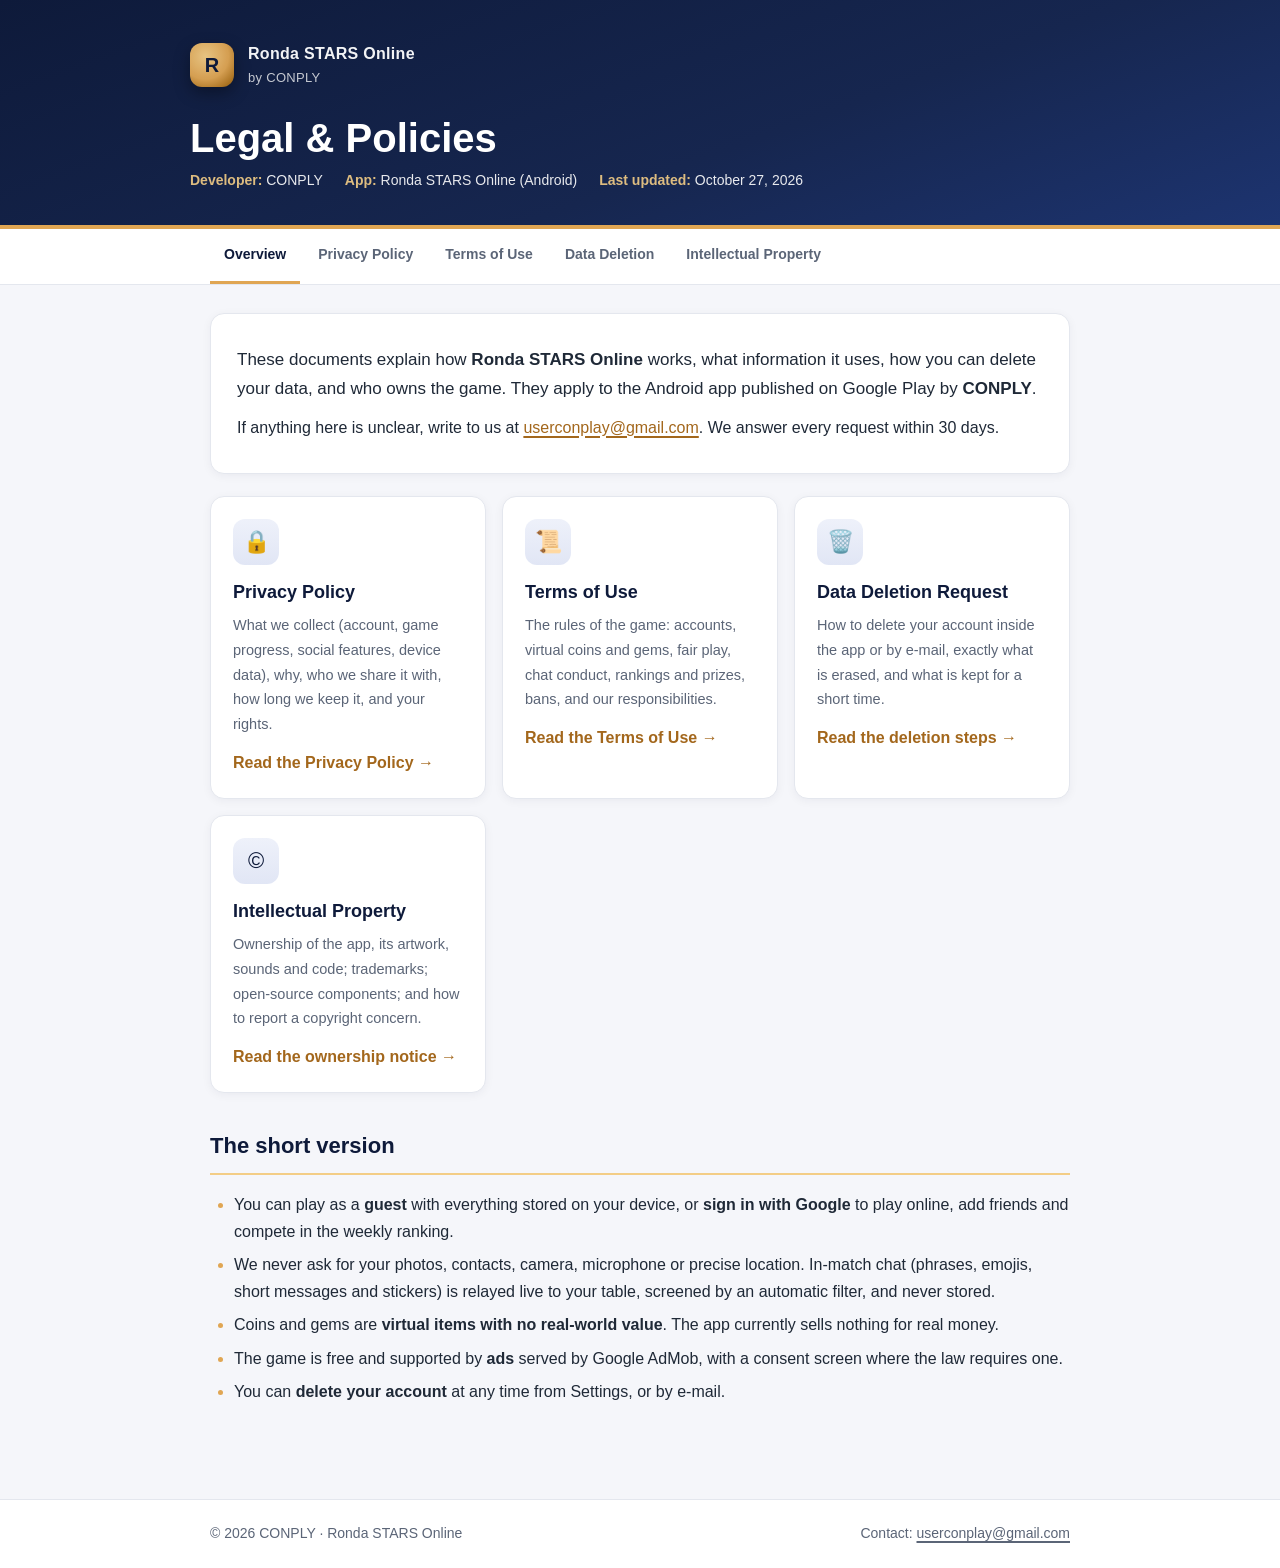
<file: index.html>
<!DOCTYPE html>
<html lang="en">
<head>
<meta charset="utf-8">
<meta name="viewport" content="width=device-width, initial-scale=1">
<title>Legal &amp; Policies — Ronda STARS Online</title>
<meta name="description" content="Privacy Policy, Terms of Use, Data Deletion and Intellectual Property notices for Ronda STARS Online by CONPLY.">
<link rel="stylesheet" href="styles.css">
</head>
<body>

<header class="hero">
  <div class="wrap">
    <div class="brand">
      <div class="logo">R</div>
      <div>Ronda STARS Online<small>by CONPLY</small></div>
    </div>
    <h1>Legal &amp; Policies</h1>
    <div class="meta">
      <span><b>Developer:</b> CONPLY</span>
      <span><b>App:</b> Ronda STARS Online (Android)</span>
      <span><b>Last updated:</b> October 27, 2026</span>
    </div>
  </div>
</header>

<nav class="docnav" aria-label="Documents">
  <div class="wrap">
    <a class="active" href="index.html">Overview</a>
    <a href="privacy-policy.html">Privacy Policy</a>
    <a href="terms-of-use.html">Terms of Use</a>
    <a href="data-deletion.html">Data Deletion</a>
    <a href="intellectual-property.html">Intellectual Property</a>
  </div>
</nav>

<main>
  <div class="card">
    <p class="lead">These documents explain how <strong>Ronda STARS Online</strong> works, what information it uses, how you can delete your data, and who owns the game. They apply to the Android app published on Google Play by <strong>CONPLY</strong>.</p>
    <p>If anything here is unclear, write to us at <a href="mailto:userconplay@gmail.com">userconplay@gmail.com</a>. We answer every request within 30 days.</p>
  </div>

  <div class="grid">
    <a class="doc" href="privacy-policy.html">
      <div class="icon">🔒</div>
      <h3>Privacy Policy</h3>
      <p>What we collect (account, game progress, social features, device data), why, who we share it with, how long we keep it, and your rights.</p>
      <span class="go">Read the Privacy Policy →</span>
    </a>
    <a class="doc" href="terms-of-use.html">
      <div class="icon">📜</div>
      <h3>Terms of Use</h3>
      <p>The rules of the game: accounts, virtual coins and gems, fair play, chat conduct, rankings and prizes, bans, and our responsibilities.</p>
      <span class="go">Read the Terms of Use →</span>
    </a>
    <a class="doc" href="data-deletion.html">
      <div class="icon">🗑️</div>
      <h3>Data Deletion Request</h3>
      <p>How to delete your account inside the app or by e-mail, exactly what is erased, and what is kept for a short time.</p>
      <span class="go">Read the deletion steps →</span>
    </a>
    <a class="doc" href="intellectual-property.html">
      <div class="icon">©</div>
      <h3>Intellectual Property</h3>
      <p>Ownership of the app, its artwork, sounds and code; trademarks; open-source components; and how to report a copyright concern.</p>
      <span class="go">Read the ownership notice →</span>
    </a>
  </div>

  <section id="summary">
    <h2>The short version</h2>
    <ul>
      <li>You can play as a <strong>guest</strong> with everything stored on your device, or <strong>sign in with Google</strong> to play online, add friends and compete in the weekly ranking.</li>
      <li>We never ask for your photos, contacts, camera, microphone or precise location. In-match chat (phrases, emojis, short messages and stickers) is relayed live to your table, screened by an automatic filter, and never stored.</li>
      <li>Coins and gems are <strong>virtual items with no real-world value</strong>. The app currently sells nothing for real money.</li>
      <li>The game is free and supported by <strong>ads</strong> served by Google AdMob, with a consent screen where the law requires one.</li>
      <li>You can <strong>delete your account</strong> at any time from Settings, or by e-mail.</li>
    </ul>
  </section>
</main>

<footer>
  <div class="wrap">
    <span>© 2026 CONPLY · Ronda STARS Online</span>
    <span>Contact: <a href="mailto:userconplay@gmail.com">userconplay@gmail.com</a></span>
  </div>
</footer>

</body>
</html>
</file>
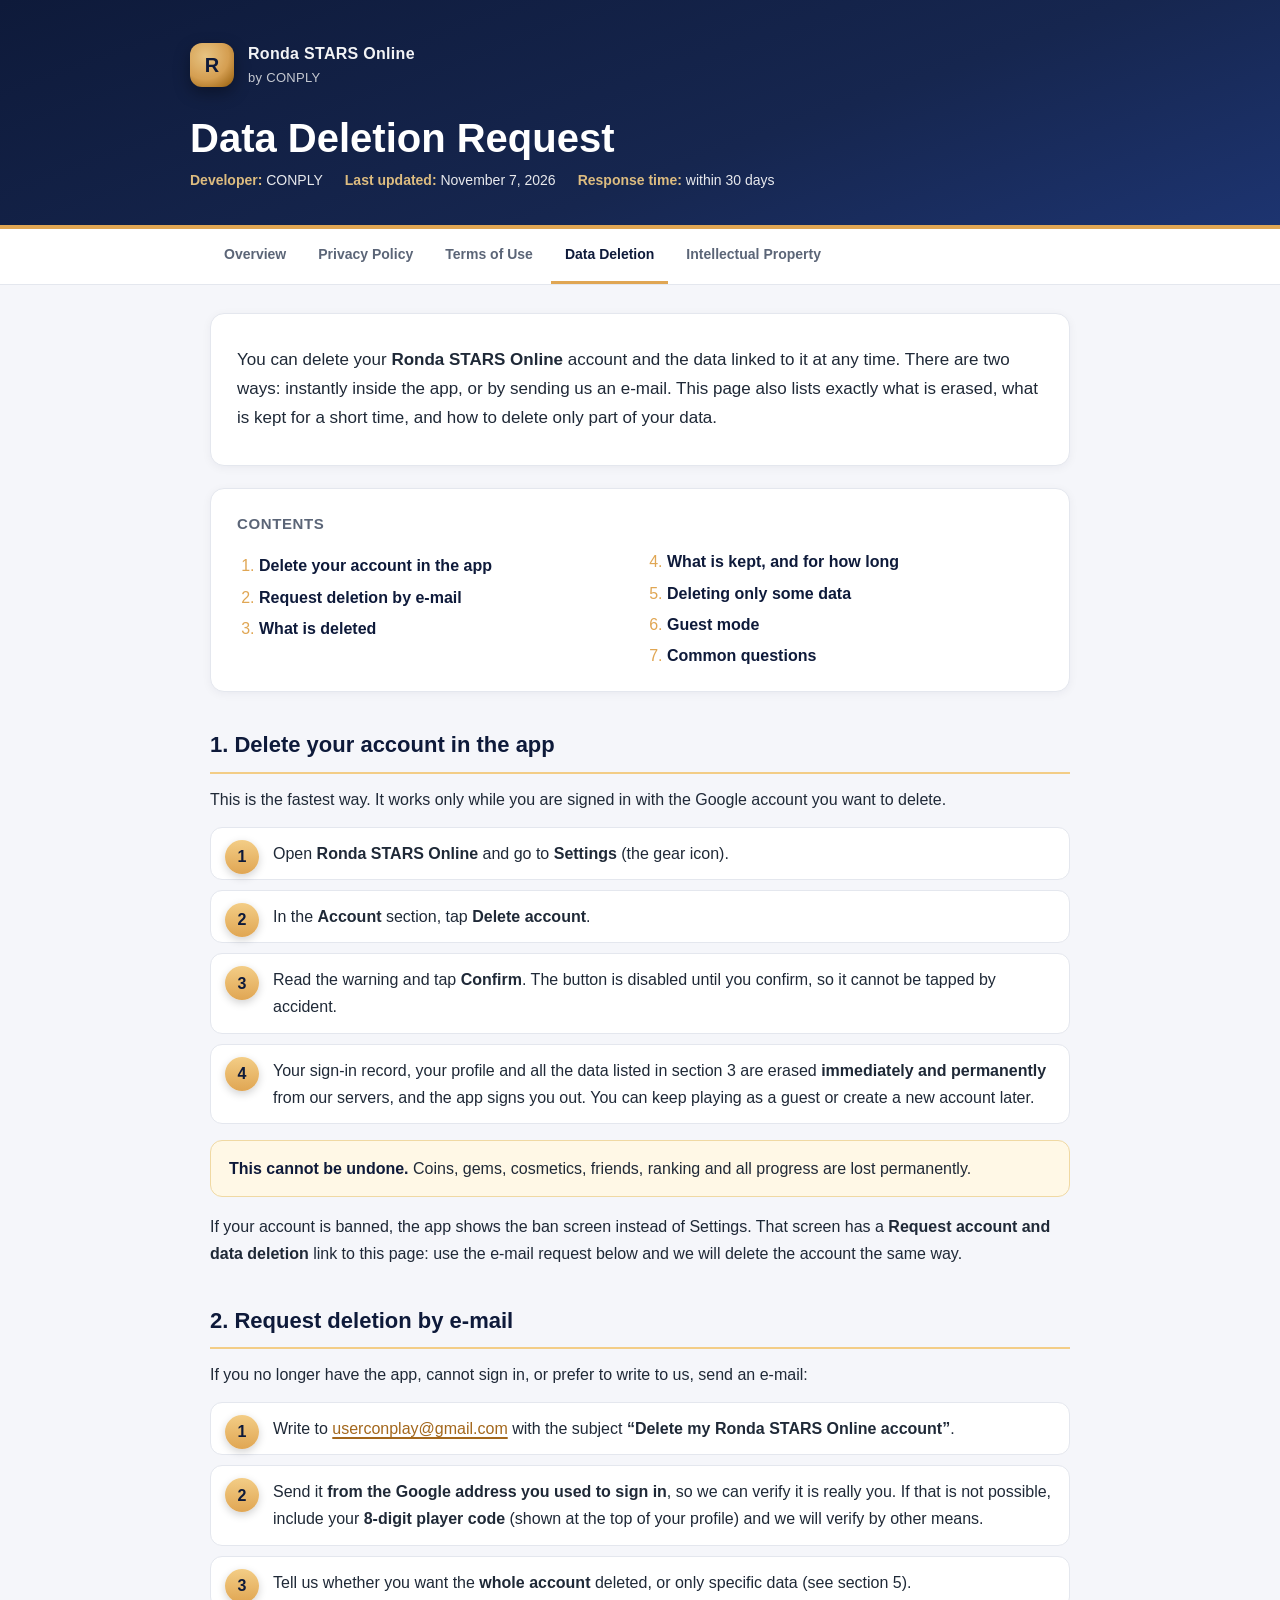
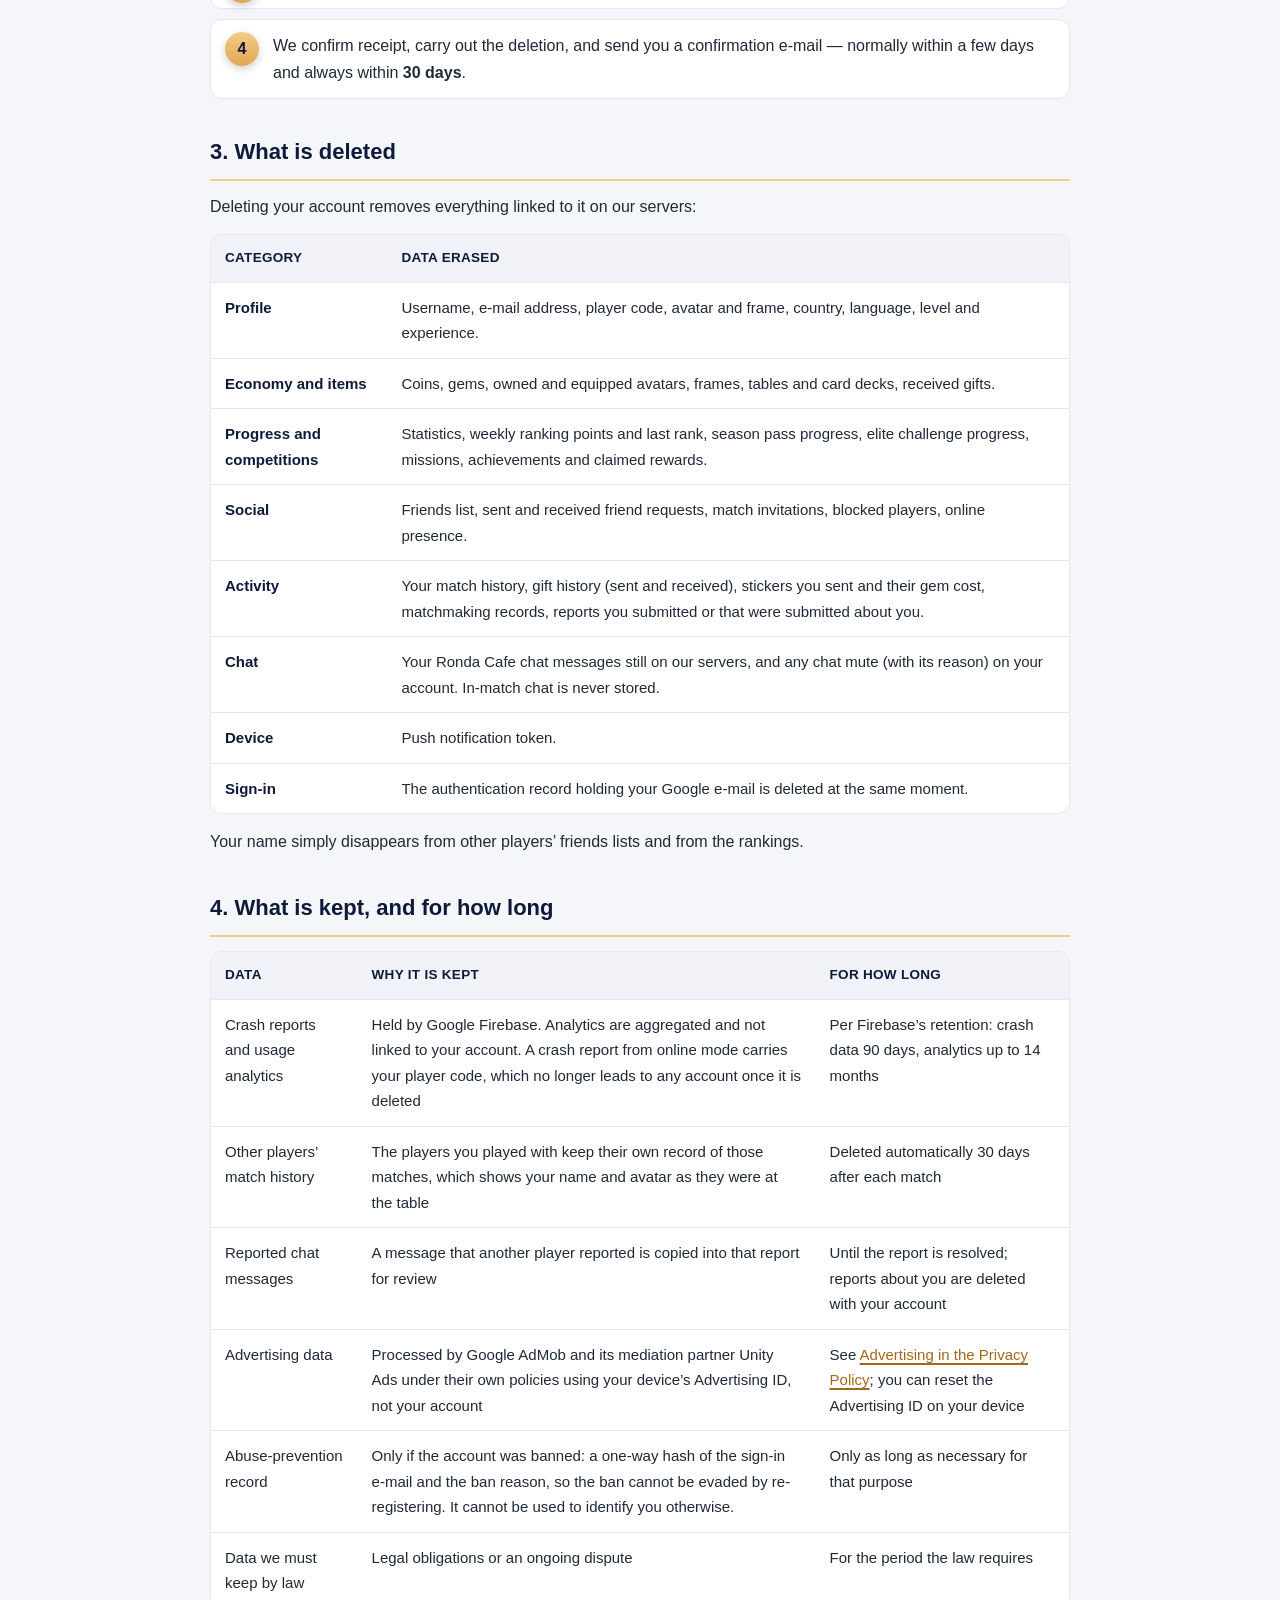
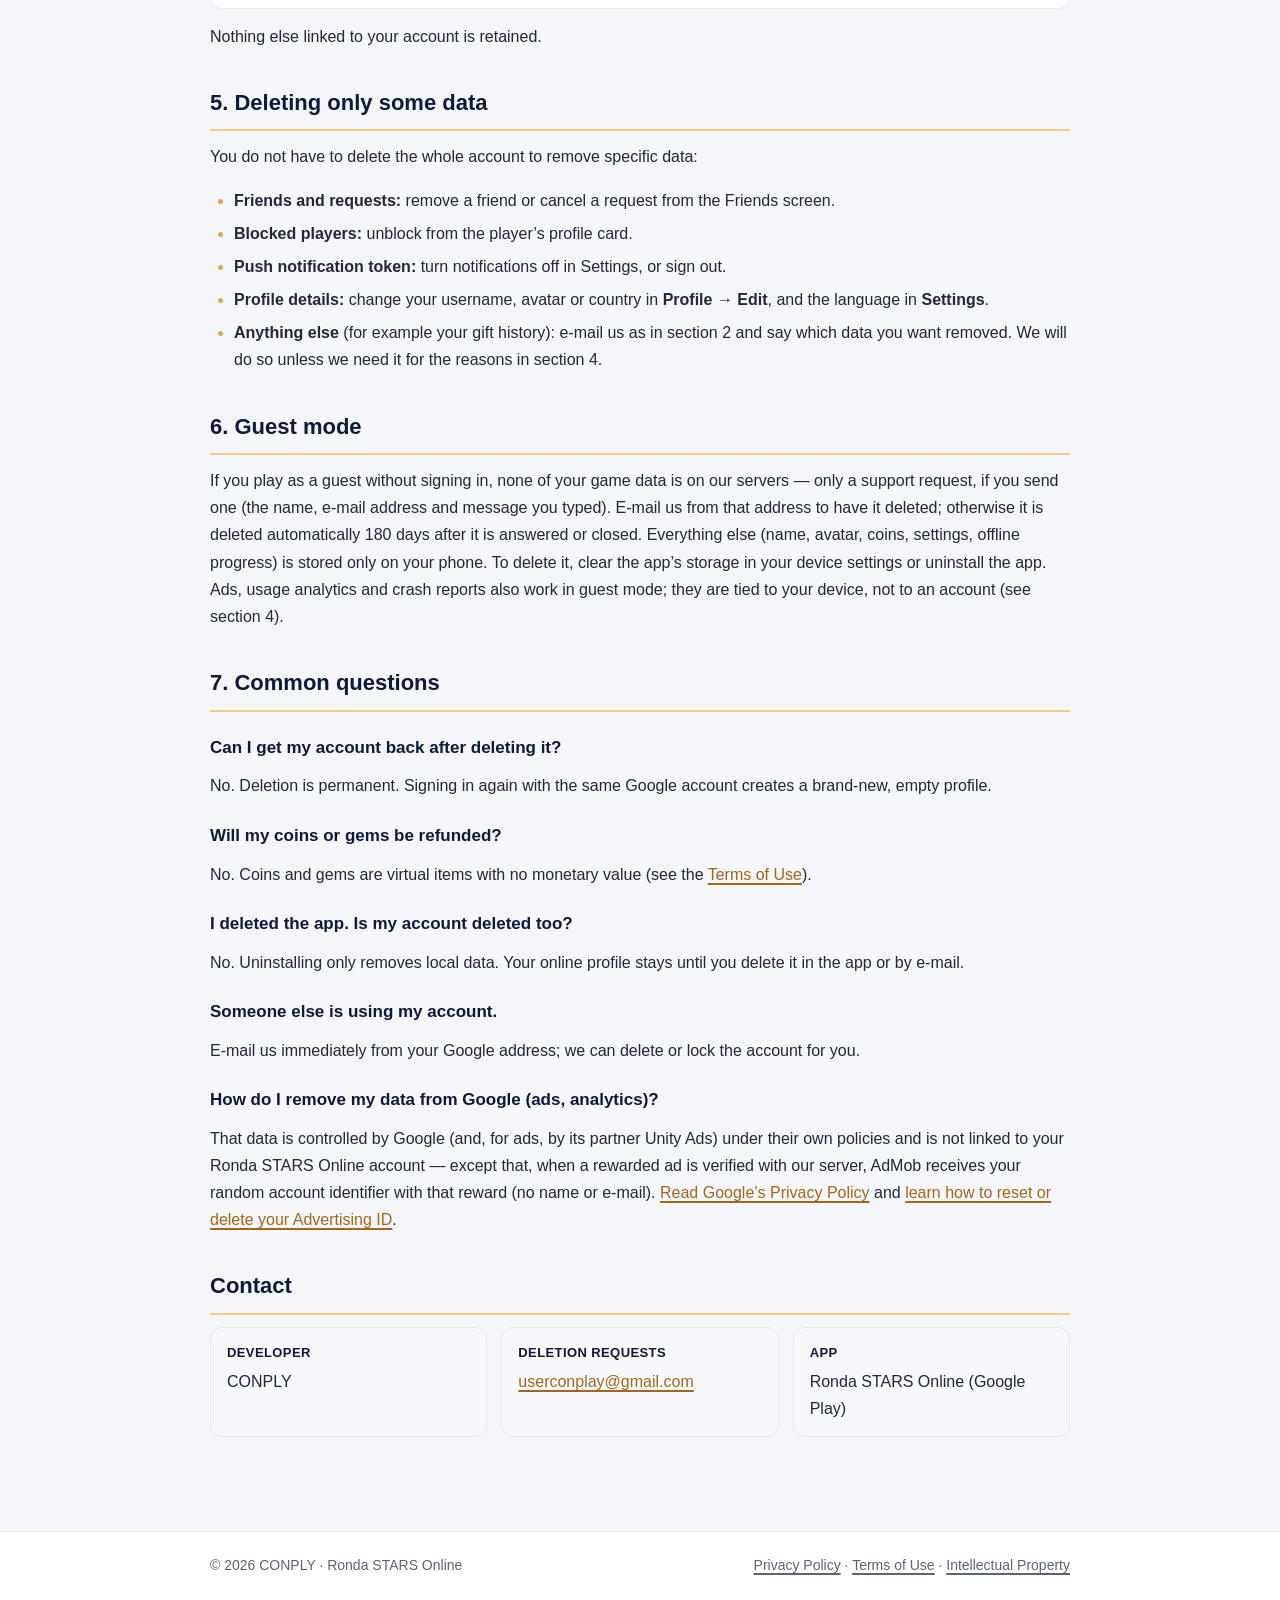
<file: data-deletion.html>
<!DOCTYPE html>
<html lang="en">
<head>
<meta charset="utf-8">
<meta name="viewport" content="width=device-width, initial-scale=1">
<title>Data Deletion Request — Ronda STARS Online</title>
<meta name="description" content="How to delete your Ronda STARS Online account and data, inside the app or by e-mail, and exactly what is erased or kept.">
<link rel="stylesheet" href="styles.css">
</head>
<body>

<header class="hero">
  <div class="wrap">
    <div class="brand">
      <div class="logo">R</div>
      <div>Ronda STARS Online<small>by CONPLY</small></div>
    </div>
    <h1>Data Deletion Request</h1>
    <div class="meta">
      <span><b>Developer:</b> CONPLY</span>
      <span><b>Last updated:</b> November 7, 2026</span>
      <span><b>Response time:</b> within 30 days</span>
    </div>
  </div>
</header>

<nav class="docnav" aria-label="Documents">
  <div class="wrap">
    <a href="index.html">Overview</a>
    <a href="privacy-policy.html">Privacy Policy</a>
    <a href="terms-of-use.html">Terms of Use</a>
    <a class="active" href="data-deletion.html">Data Deletion</a>
    <a href="intellectual-property.html">Intellectual Property</a>
  </div>
</nav>

<main>
  <div class="card">
    <p class="lead">You can delete your <strong>Ronda STARS Online</strong> account and the data linked to it at any time. There are two ways: instantly inside the app, or by sending us an e-mail. This page also lists exactly what is erased, what is kept for a short time, and how to delete only part of your data.</p>
  </div>

  <div class="card toc">
    <h2>Contents</h2>
    <ol>
      <li><a href="#in-app">Delete your account in the app</a></li>
      <li><a href="#email">Request deletion by e-mail</a></li>
      <li><a href="#deleted">What is deleted</a></li>
      <li><a href="#kept">What is kept, and for how long</a></li>
      <li><a href="#partial">Deleting only some data</a></li>
      <li><a href="#guest">Guest mode</a></li>
      <li><a href="#faq">Common questions</a></li>
    </ol>
  </div>

  <section id="in-app">
    <h2>1. Delete your account in the app</h2>
    <p>This is the fastest way. It works only while you are signed in with the Google account you want to delete.</p>
    <ol class="steps">
      <li>Open <strong>Ronda STARS Online</strong> and go to <strong>Settings</strong> (the gear icon).</li>
      <li>In the <strong>Account</strong> section, tap <strong>Delete account</strong>.</li>
      <li>Read the warning and tap <strong>Confirm</strong>. The button is disabled until you confirm, so it cannot be tapped by accident.</li>
      <li>Your sign-in record, your profile and all the data listed in section 3 are erased <strong>immediately and permanently</strong> from our servers, and the app signs you out. You can keep playing as a guest or create a new account later.</li>
    </ol>
    <div class="note"><b>This cannot be undone.</b> Coins, gems, cosmetics, friends, ranking and all progress are lost permanently.</div>
    <p>If your account is banned, the app shows the ban screen instead of Settings. That screen has a <strong>Request account and data deletion</strong> link to this page: use the e-mail request below and we will delete the account the same way.</p>
  </section>

  <section id="email">
    <h2>2. Request deletion by e-mail</h2>
    <p>If you no longer have the app, cannot sign in, or prefer to write to us, send an e-mail:</p>
    <ol class="steps">
      <li>Write to <a href="mailto:userconplay@gmail.com?subject=Delete%20my%20Ronda%20STARS%20Online%20account">userconplay@gmail.com</a> with the subject <strong>“Delete my Ronda STARS Online account”</strong>.</li>
      <li>Send it <strong>from the Google address you used to sign in</strong>, so we can verify it is really you. If that is not possible, include your <strong>8-digit player code</strong> (shown at the top of your profile) and we will verify by other means.</li>
      <li>Tell us whether you want the <strong>whole account</strong> deleted, or only specific data (see section 5).</li>
      <li>We confirm receipt, carry out the deletion, and send you a confirmation e-mail — normally within a few days and always within <strong>30 days</strong>.</li>
    </ol>
  </section>

  <section id="deleted">
    <h2>3. What is deleted</h2>
    <p>Deleting your account removes everything linked to it on our servers:</p>
    <div class="tablewrap">
      <table>
        <tr><th>Category</th><th>Data erased</th></tr>
        <tr><td><strong>Profile</strong></td><td>Username, e-mail address, player code, avatar and frame, country, language, level and experience.</td></tr>
        <tr><td><strong>Economy and items</strong></td><td>Coins, gems, owned and equipped avatars, frames, tables and card decks, received gifts.</td></tr>
        <tr><td><strong>Progress and competitions</strong></td><td>Statistics, weekly ranking points and last rank, season pass progress, elite challenge progress, missions, achievements and claimed rewards.</td></tr>
        <tr><td><strong>Social</strong></td><td>Friends list, sent and received friend requests, match invitations, blocked players, online presence.</td></tr>
        <tr><td><strong>Activity</strong></td><td>Your match history, gift history (sent and received), stickers you sent and their gem cost, matchmaking records, reports you submitted or that were submitted about you.</td></tr>
        <tr><td><strong>Chat</strong></td><td>Your Ronda Cafe chat messages still on our servers, and any chat mute (with its reason) on your account. In-match chat is never stored.</td></tr>
        <tr><td><strong>Device</strong></td><td>Push notification token.</td></tr>
        <tr><td><strong>Sign-in</strong></td><td>The authentication record holding your Google e-mail is deleted at the same moment.</td></tr>
      </table>
    </div>
    <p>Your name simply disappears from other players’ friends lists and from the rankings.</p>
  </section>

  <section id="kept">
    <h2>4. What is kept, and for how long</h2>
    <div class="tablewrap">
      <table>
        <tr><th>Data</th><th>Why it is kept</th><th>For how long</th></tr>
        <tr><td>Crash reports and usage analytics</td><td>Held by Google Firebase. Analytics are aggregated and not linked to your account. A crash report from online mode carries your player code, which no longer leads to any account once it is deleted</td><td>Per Firebase’s retention: crash data 90 days, analytics up to 14 months</td></tr>
        <tr><td>Other players’ match history</td><td>The players you played with keep their own record of those matches, which shows your name and avatar as they were at the table</td><td>Deleted automatically 30 days after each match</td></tr>
        <tr><td>Reported chat messages</td><td>A message that another player reported is copied into that report for review</td><td>Until the report is resolved; reports about you are deleted with your account</td></tr>
        <tr><td>Advertising data</td><td>Processed by Google AdMob and its mediation partner Unity Ads under their own policies using your device’s Advertising ID, not your account</td><td>See <a href="privacy-policy.html#ads">Advertising in the Privacy Policy</a>; you can reset the Advertising ID on your device</td></tr>
        <tr><td>Abuse-prevention record</td><td>Only if the account was banned: a one-way hash of the sign-in e-mail and the ban reason, so the ban cannot be evaded by re-registering. It cannot be used to identify you otherwise.</td><td>Only as long as necessary for that purpose</td></tr>
        <tr><td>Data we must keep by law</td><td>Legal obligations or an ongoing dispute</td><td>For the period the law requires</td></tr>
      </table>
    </div>
    <p>Nothing else linked to your account is retained.</p>
  </section>

  <section id="partial">
    <h2>5. Deleting only some data</h2>
    <p>You do not have to delete the whole account to remove specific data:</p>
    <ul>
      <li><strong>Friends and requests:</strong> remove a friend or cancel a request from the Friends screen.</li>
      <li><strong>Blocked players:</strong> unblock from the player’s profile card.</li>
      <li><strong>Push notification token:</strong> turn notifications off in Settings, or sign out.</li>
      <li><strong>Profile details:</strong> change your username, avatar or country in <strong>Profile → Edit</strong>, and the language in <strong>Settings</strong>.</li>
      <li><strong>Anything else</strong> (for example your gift history): e-mail us as in section 2 and say which data you want removed. We will do so unless we need it for the reasons in section 4.</li>
    </ul>
  </section>

  <section id="guest">
    <h2>6. Guest mode</h2>
    <p>If you play as a guest without signing in, none of your game data is on our servers — only a support request, if you send one (the name, e-mail address and message you typed). E-mail us from that address to have it deleted; otherwise it is deleted automatically 180 days after it is answered or closed. Everything else (name, avatar, coins, settings, offline progress) is stored only on your phone. To delete it, clear the app’s storage in your device settings or uninstall the app. Ads, usage analytics and crash reports also work in guest mode; they are tied to your device, not to an account (see section 4).</p>
  </section>

  <section id="faq">
    <h2>7. Common questions</h2>
    <h3>Can I get my account back after deleting it?</h3>
    <p>No. Deletion is permanent. Signing in again with the same Google account creates a brand-new, empty profile.</p>
    <h3>Will my coins or gems be refunded?</h3>
    <p>No. Coins and gems are virtual items with no monetary value (see the <a href="terms-of-use.html#virtual">Terms of Use</a>).</p>
    <h3>I deleted the app. Is my account deleted too?</h3>
    <p>No. Uninstalling only removes local data. Your online profile stays until you delete it in the app or by e-mail.</p>
    <h3>Someone else is using my account.</h3>
    <p>E-mail us immediately from your Google address; we can delete or lock the account for you.</p>
    <h3>How do I remove my data from Google (ads, analytics)?</h3>
    <p>That data is controlled by Google (and, for ads, by its partner Unity Ads) under their own policies and is not linked to your Ronda STARS Online account — except that, when a rewarded ad is verified with our server, AdMob receives your random account identifier with that reward (no name or e-mail). <a href="https://policies.google.com/privacy" target="_blank" rel="noopener">Read Google’s Privacy Policy</a> and <a href="https://support.google.com/ads/answer/2662922" target="_blank" rel="noopener">learn how to reset or delete your Advertising ID</a>.</p>
  </section>

  <section id="contact">
    <h2>Contact</h2>
    <div class="contact">
      <div class="item"><b>Developer</b>CONPLY</div>
      <div class="item"><b>Deletion requests</b><a href="mailto:userconplay@gmail.com">userconplay@gmail.com</a></div>
      <div class="item"><b>App</b>Ronda STARS Online (Google Play)</div>
    </div>
  </section>
</main>

<footer>
  <div class="wrap">
    <span>© 2026 CONPLY · Ronda STARS Online</span>
    <span><a href="privacy-policy.html">Privacy Policy</a> · <a href="terms-of-use.html">Terms of Use</a> · <a href="intellectual-property.html">Intellectual Property</a></span>
  </div>
</footer>

</body>
</html>
</file>
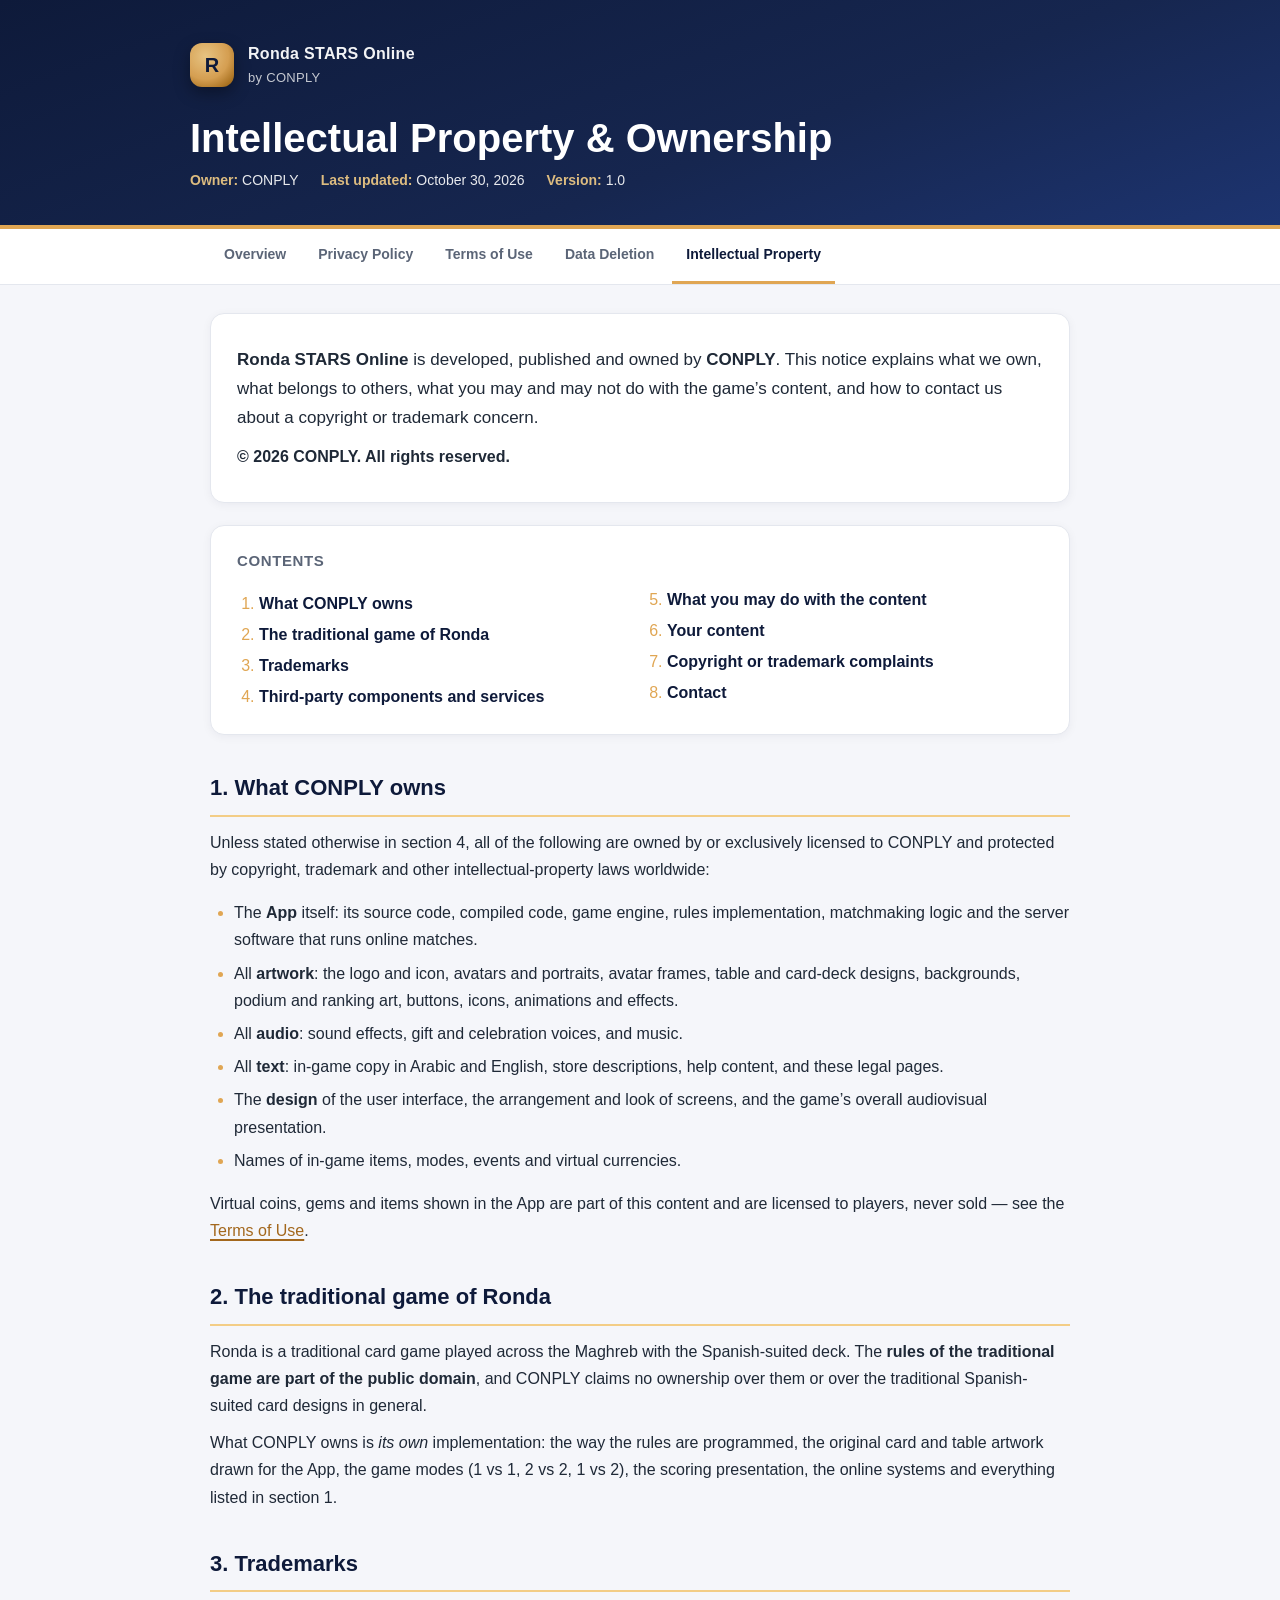
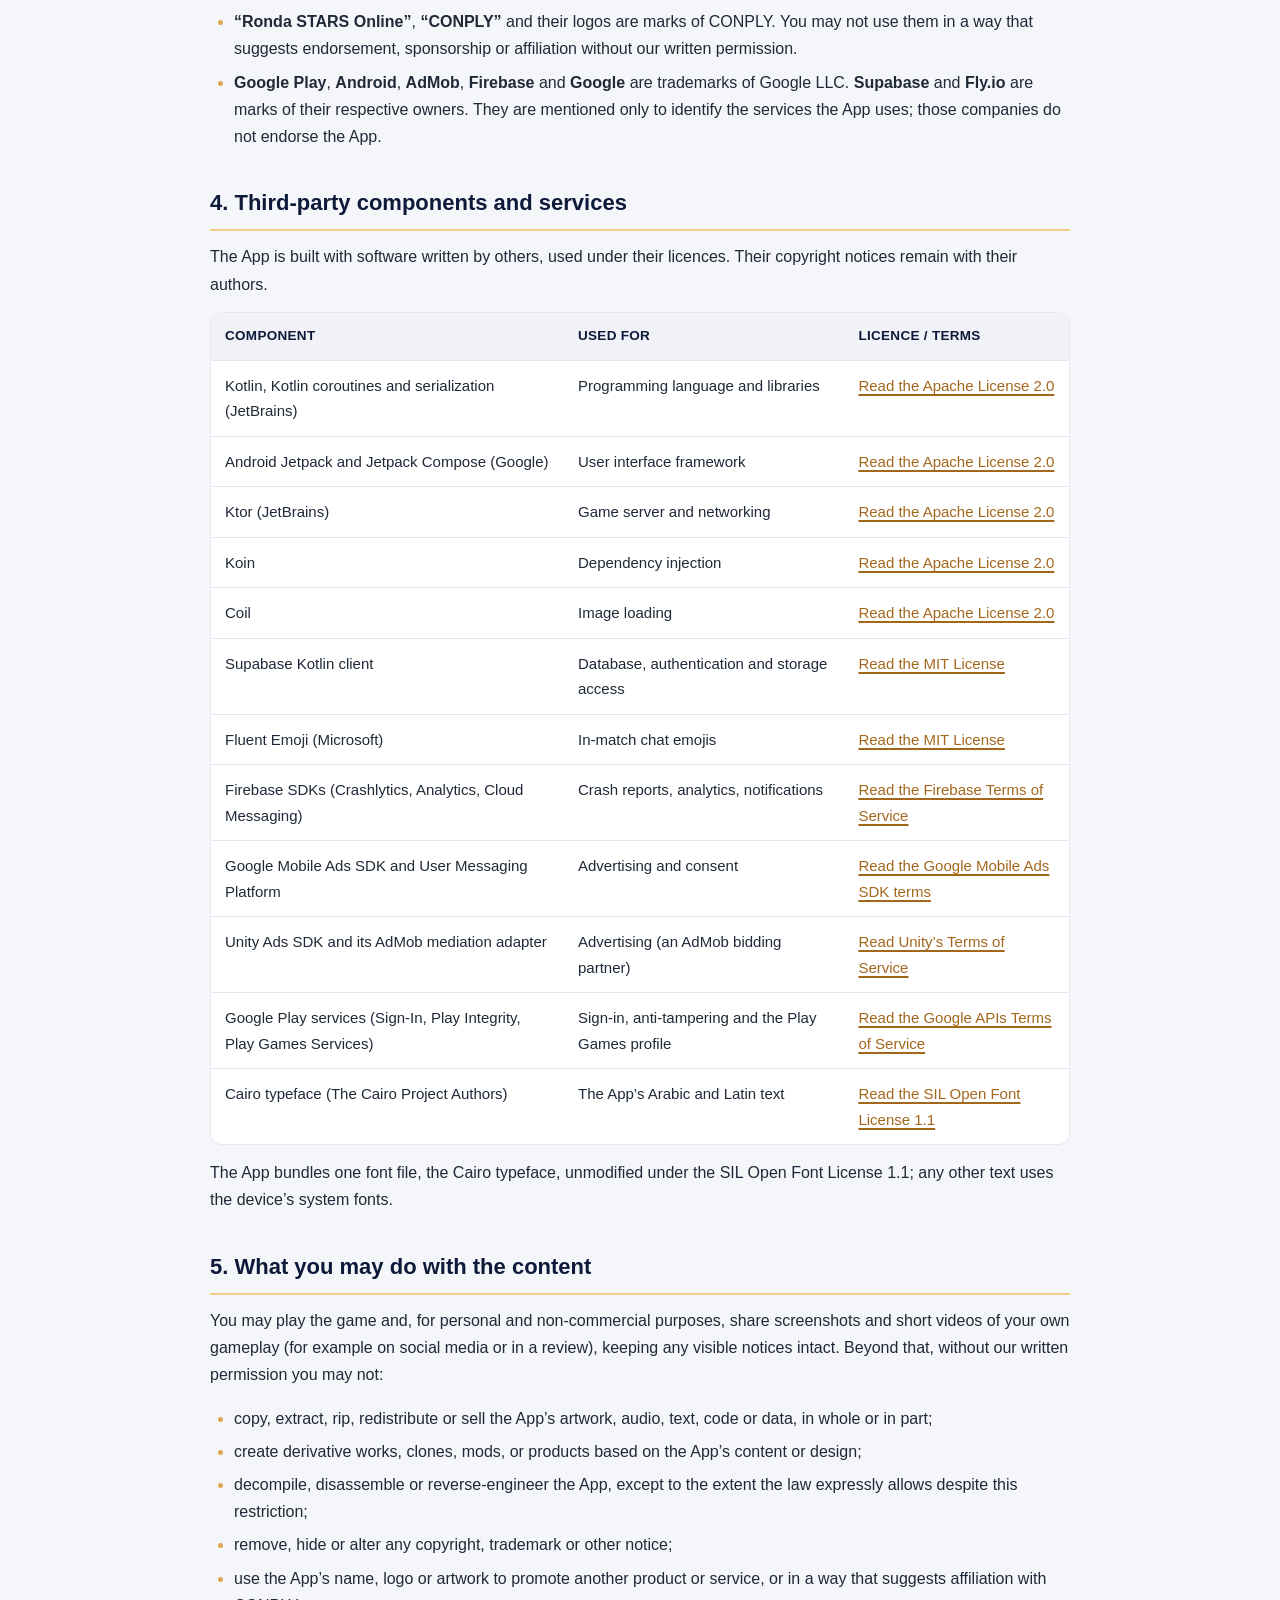
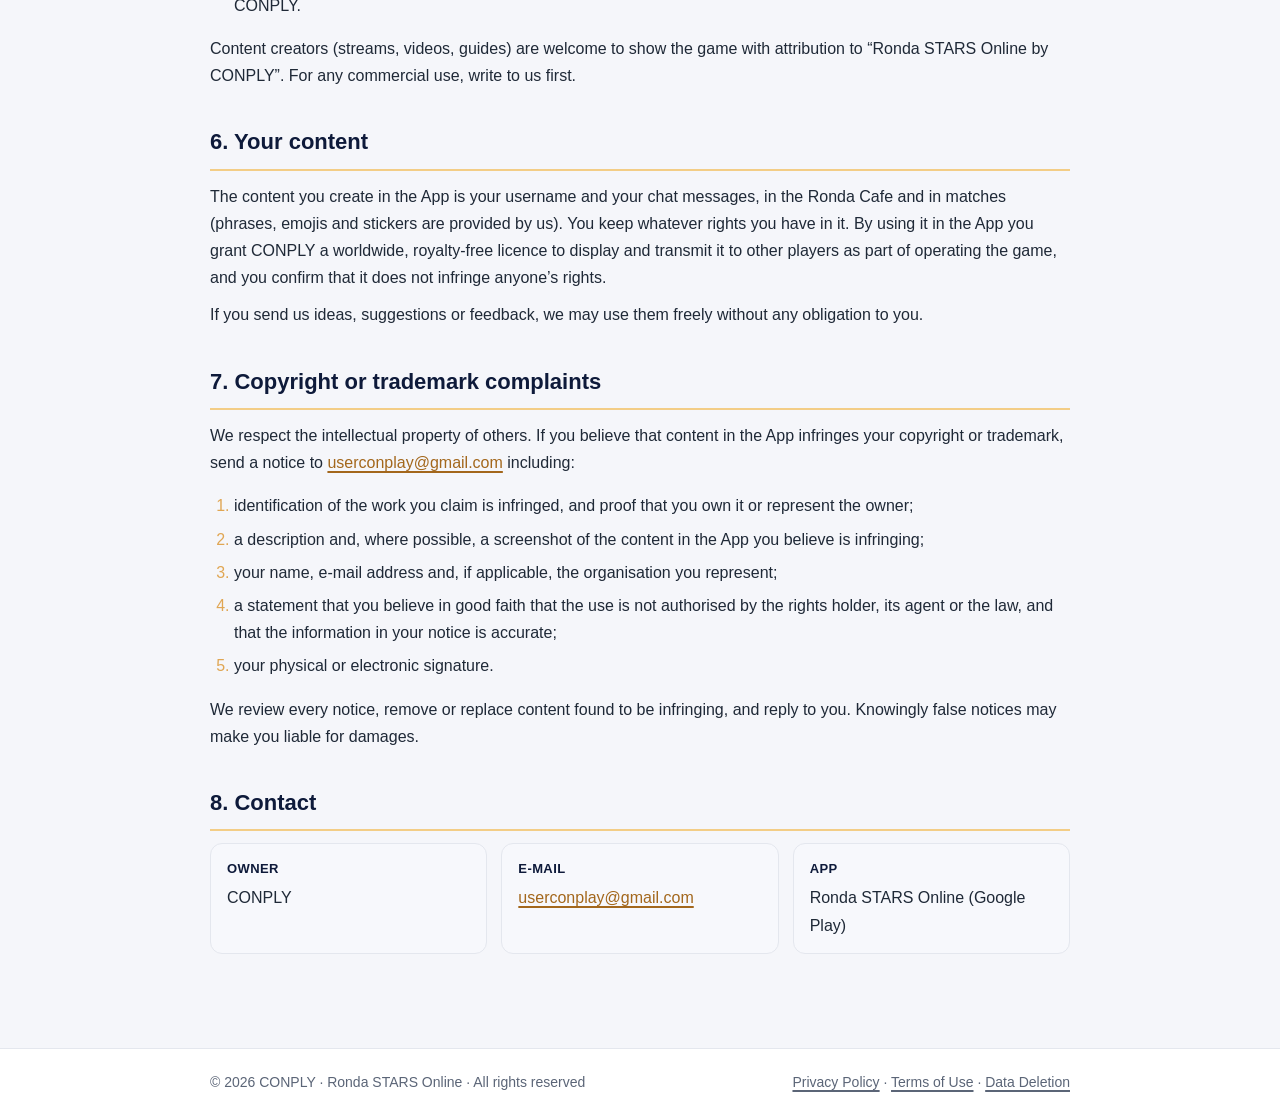
<file: intellectual-property.html>
<!DOCTYPE html>
<html lang="en">
<head>
<meta charset="utf-8">
<meta name="viewport" content="width=device-width, initial-scale=1">
<title>Intellectual Property — Ronda STARS Online</title>
<meta name="description" content="Ownership, copyright, trademarks, third-party components and copyright complaints for Ronda STARS Online by CONPLY.">
<link rel="stylesheet" href="styles.css">
</head>
<body>

<header class="hero">
  <div class="wrap">
    <div class="brand">
      <div class="logo">R</div>
      <div>Ronda STARS Online<small>by CONPLY</small></div>
    </div>
    <h1>Intellectual Property &amp; Ownership</h1>
    <div class="meta">
      <span><b>Owner:</b> CONPLY</span>
      <span><b>Last updated:</b> October 30, 2026</span>
      <span><b>Version:</b> 1.0</span>
    </div>
  </div>
</header>

<nav class="docnav" aria-label="Documents">
  <div class="wrap">
    <a href="index.html">Overview</a>
    <a href="privacy-policy.html">Privacy Policy</a>
    <a href="terms-of-use.html">Terms of Use</a>
    <a href="data-deletion.html">Data Deletion</a>
    <a class="active" href="intellectual-property.html">Intellectual Property</a>
  </div>
</nav>

<main>
  <div class="card">
    <p class="lead"><strong>Ronda STARS Online</strong> is developed, published and owned by <strong>CONPLY</strong>. This notice explains what we own, what belongs to others, what you may and may not do with the game’s content, and how to contact us about a copyright or trademark concern.</p>
    <p><strong>© 2026 CONPLY. All rights reserved.</strong></p>
  </div>

  <div class="card toc">
    <h2>Contents</h2>
    <ol>
      <li><a href="#ownership">What CONPLY owns</a></li>
      <li><a href="#ronda">The traditional game of Ronda</a></li>
      <li><a href="#trademarks">Trademarks</a></li>
      <li><a href="#third-party">Third-party components and services</a></li>
      <li><a href="#your-use">What you may do with the content</a></li>
      <li><a href="#user-content">Your content</a></li>
      <li><a href="#complaints">Copyright or trademark complaints</a></li>
      <li><a href="#contact">Contact</a></li>
    </ol>
  </div>

  <section id="ownership">
    <h2>1. What CONPLY owns</h2>
    <p>Unless stated otherwise in section 4, all of the following are owned by or exclusively licensed to CONPLY and protected by copyright, trademark and other intellectual-property laws worldwide:</p>
    <ul>
      <li>The <strong>App</strong> itself: its source code, compiled code, game engine, rules implementation, matchmaking logic and the server software that runs online matches.</li>
      <li>All <strong>artwork</strong>: the logo and icon, avatars and portraits, avatar frames, table and card-deck designs, backgrounds, podium and ranking art, buttons, icons, animations and effects.</li>
      <li>All <strong>audio</strong>: sound effects, gift and celebration voices, and music.</li>
      <li>All <strong>text</strong>: in-game copy in Arabic and English, store descriptions, help content, and these legal pages.</li>
      <li>The <strong>design</strong> of the user interface, the arrangement and look of screens, and the game’s overall audiovisual presentation.</li>
      <li>Names of in-game items, modes, events and virtual currencies.</li>
    </ul>
    <p>Virtual coins, gems and items shown in the App are part of this content and are licensed to players, never sold — see the <a href="terms-of-use.html#virtual">Terms of Use</a>.</p>
  </section>

  <section id="ronda">
    <h2>2. The traditional game of Ronda</h2>
    <p>Ronda is a traditional card game played across the Maghreb with the Spanish-suited deck. The <strong>rules of the traditional game are part of the public domain</strong>, and CONPLY claims no ownership over them or over the traditional Spanish-suited card designs in general.</p>
    <p>What CONPLY owns is <em>its own</em> implementation: the way the rules are programmed, the original card and table artwork drawn for the App, the game modes (1 vs 1, 2 vs 2, 1 vs 2), the scoring presentation, the online systems and everything listed in section 1.</p>
  </section>

  <section id="trademarks">
    <h2>3. Trademarks</h2>
    <ul>
      <li><strong>“Ronda STARS Online”</strong>, <strong>“CONPLY”</strong> and their logos are marks of CONPLY. You may not use them in a way that suggests endorsement, sponsorship or affiliation without our written permission.</li>
      <li><strong>Google Play</strong>, <strong>Android</strong>, <strong>AdMob</strong>, <strong>Firebase</strong> and <strong>Google</strong> are trademarks of Google LLC. <strong>Supabase</strong> and <strong>Fly.io</strong> are marks of their respective owners. They are mentioned only to identify the services the App uses; those companies do not endorse the App.</li>
    </ul>
  </section>

  <section id="third-party">
    <h2>4. Third-party components and services</h2>
    <p>The App is built with software written by others, used under their licences. Their copyright notices remain with their authors.</p>
    <div class="tablewrap">
      <table>
        <tr><th>Component</th><th>Used for</th><th>Licence / terms</th></tr>
        <tr><td>Kotlin, Kotlin coroutines and serialization (JetBrains)</td><td>Programming language and libraries</td><td><a href="https://www.apache.org/licenses/LICENSE-2.0" target="_blank" rel="noopener">Read the Apache License 2.0</a></td></tr>
        <tr><td>Android Jetpack and Jetpack Compose (Google)</td><td>User interface framework</td><td><a href="https://www.apache.org/licenses/LICENSE-2.0" target="_blank" rel="noopener">Read the Apache License 2.0</a></td></tr>
        <tr><td>Ktor (JetBrains)</td><td>Game server and networking</td><td><a href="https://www.apache.org/licenses/LICENSE-2.0" target="_blank" rel="noopener">Read the Apache License 2.0</a></td></tr>
        <tr><td>Koin</td><td>Dependency injection</td><td><a href="https://www.apache.org/licenses/LICENSE-2.0" target="_blank" rel="noopener">Read the Apache License 2.0</a></td></tr>
        <tr><td>Coil</td><td>Image loading</td><td><a href="https://www.apache.org/licenses/LICENSE-2.0" target="_blank" rel="noopener">Read the Apache License 2.0</a></td></tr>
        <tr><td>Supabase Kotlin client</td><td>Database, authentication and storage access</td><td><a href="https://opensource.org/license/mit" target="_blank" rel="noopener">Read the MIT License</a></td></tr>
        <tr><td>Fluent Emoji (Microsoft)</td><td>In-match chat emojis</td><td><a href="https://opensource.org/license/mit" target="_blank" rel="noopener">Read the MIT License</a></td></tr>
        <tr><td>Firebase SDKs (Crashlytics, Analytics, Cloud Messaging)</td><td>Crash reports, analytics, notifications</td><td><a href="https://firebase.google.com/terms" target="_blank" rel="noopener">Read the Firebase Terms of Service</a></td></tr>
        <tr><td>Google Mobile Ads SDK and User Messaging Platform</td><td>Advertising and consent</td><td><a href="https://developers.google.com/admob/terms" target="_blank" rel="noopener">Read the Google Mobile Ads SDK terms</a></td></tr>
        <tr><td>Unity Ads SDK and its AdMob mediation adapter</td><td>Advertising (an AdMob bidding partner)</td><td><a href="https://unity.com/legal/terms-of-service" target="_blank" rel="noopener">Read Unity’s Terms of Service</a></td></tr>
        <tr><td>Google Play services (Sign-In, Play Integrity, Play Games Services)</td><td>Sign-in, anti-tampering and the Play Games profile</td><td><a href="https://developers.google.com/terms" target="_blank" rel="noopener">Read the Google APIs Terms of Service</a></td></tr>
        <tr><td>Cairo typeface (The Cairo Project Authors)</td><td>The App’s Arabic and Latin text</td><td><a href="https://openfontlicense.org/open-font-license-official-text/" target="_blank" rel="noopener">Read the SIL Open Font License 1.1</a></td></tr>
      </table>
    </div>
    <p>The App bundles one font file, the Cairo typeface, unmodified under the SIL Open Font License 1.1; any other text uses the device’s system fonts.</p>
  </section>

  <section id="your-use">
    <h2>5. What you may do with the content</h2>
    <p>You may play the game and, for personal and non-commercial purposes, share screenshots and short videos of your own gameplay (for example on social media or in a review), keeping any visible notices intact. Beyond that, without our written permission you may not:</p>
    <ul>
      <li>copy, extract, rip, redistribute or sell the App’s artwork, audio, text, code or data, in whole or in part;</li>
      <li>create derivative works, clones, mods, or products based on the App’s content or design;</li>
      <li>decompile, disassemble or reverse-engineer the App, except to the extent the law expressly allows despite this restriction;</li>
      <li>remove, hide or alter any copyright, trademark or other notice;</li>
      <li>use the App’s name, logo or artwork to promote another product or service, or in a way that suggests affiliation with CONPLY.</li>
    </ul>
    <p>Content creators (streams, videos, guides) are welcome to show the game with attribution to “Ronda STARS Online by CONPLY”. For any commercial use, write to us first.</p>
  </section>

  <section id="user-content">
    <h2>6. Your content</h2>
    <p>The content you create in the App is your username and your chat messages, in the Ronda Cafe and in matches (phrases, emojis and stickers are provided by us). You keep whatever rights you have in it. By using it in the App you grant CONPLY a worldwide, royalty-free licence to display and transmit it to other players as part of operating the game, and you confirm that it does not infringe anyone’s rights.</p>
    <p>If you send us ideas, suggestions or feedback, we may use them freely without any obligation to you.</p>
  </section>

  <section id="complaints">
    <h2>7. Copyright or trademark complaints</h2>
    <p>We respect the intellectual property of others. If you believe that content in the App infringes your copyright or trademark, send a notice to <a href="mailto:userconplay@gmail.com?subject=Intellectual%20property%20notice%20%E2%80%94%20Ronda%20STARS%20Online">userconplay@gmail.com</a> including:</p>
    <ol>
      <li>identification of the work you claim is infringed, and proof that you own it or represent the owner;</li>
      <li>a description and, where possible, a screenshot of the content in the App you believe is infringing;</li>
      <li>your name, e-mail address and, if applicable, the organisation you represent;</li>
      <li>a statement that you believe in good faith that the use is not authorised by the rights holder, its agent or the law, and that the information in your notice is accurate;</li>
      <li>your physical or electronic signature.</li>
    </ol>
    <p>We review every notice, remove or replace content found to be infringing, and reply to you. Knowingly false notices may make you liable for damages.</p>
  </section>

  <section id="contact">
    <h2>8. Contact</h2>
    <div class="contact">
      <div class="item"><b>Owner</b>CONPLY</div>
      <div class="item"><b>E-mail</b><a href="mailto:userconplay@gmail.com">userconplay@gmail.com</a></div>
      <div class="item"><b>App</b>Ronda STARS Online (Google Play)</div>
    </div>
  </section>
</main>

<footer>
  <div class="wrap">
    <span>© 2026 CONPLY · Ronda STARS Online · All rights reserved</span>
    <span><a href="privacy-policy.html">Privacy Policy</a> · <a href="terms-of-use.html">Terms of Use</a> · <a href="data-deletion.html">Data Deletion</a></span>
  </div>
</footer>

</body>
</html>
</file>
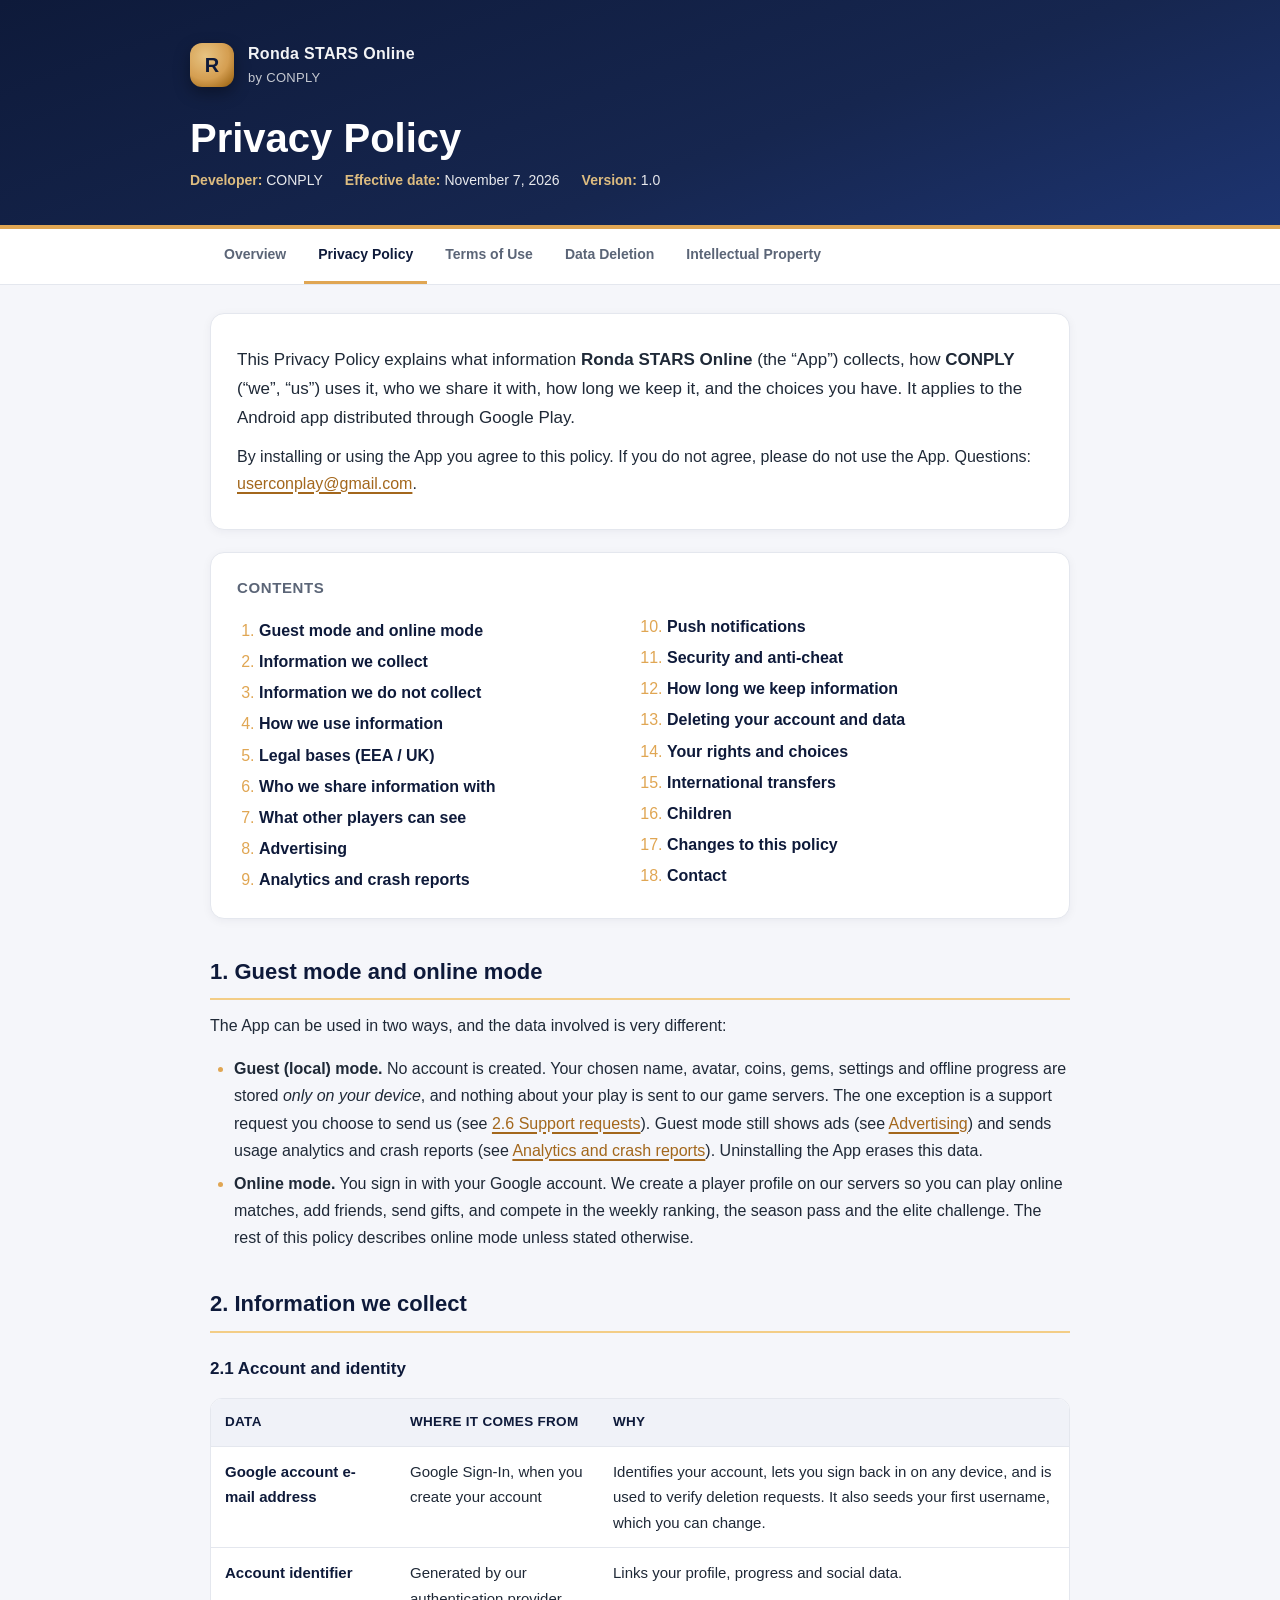
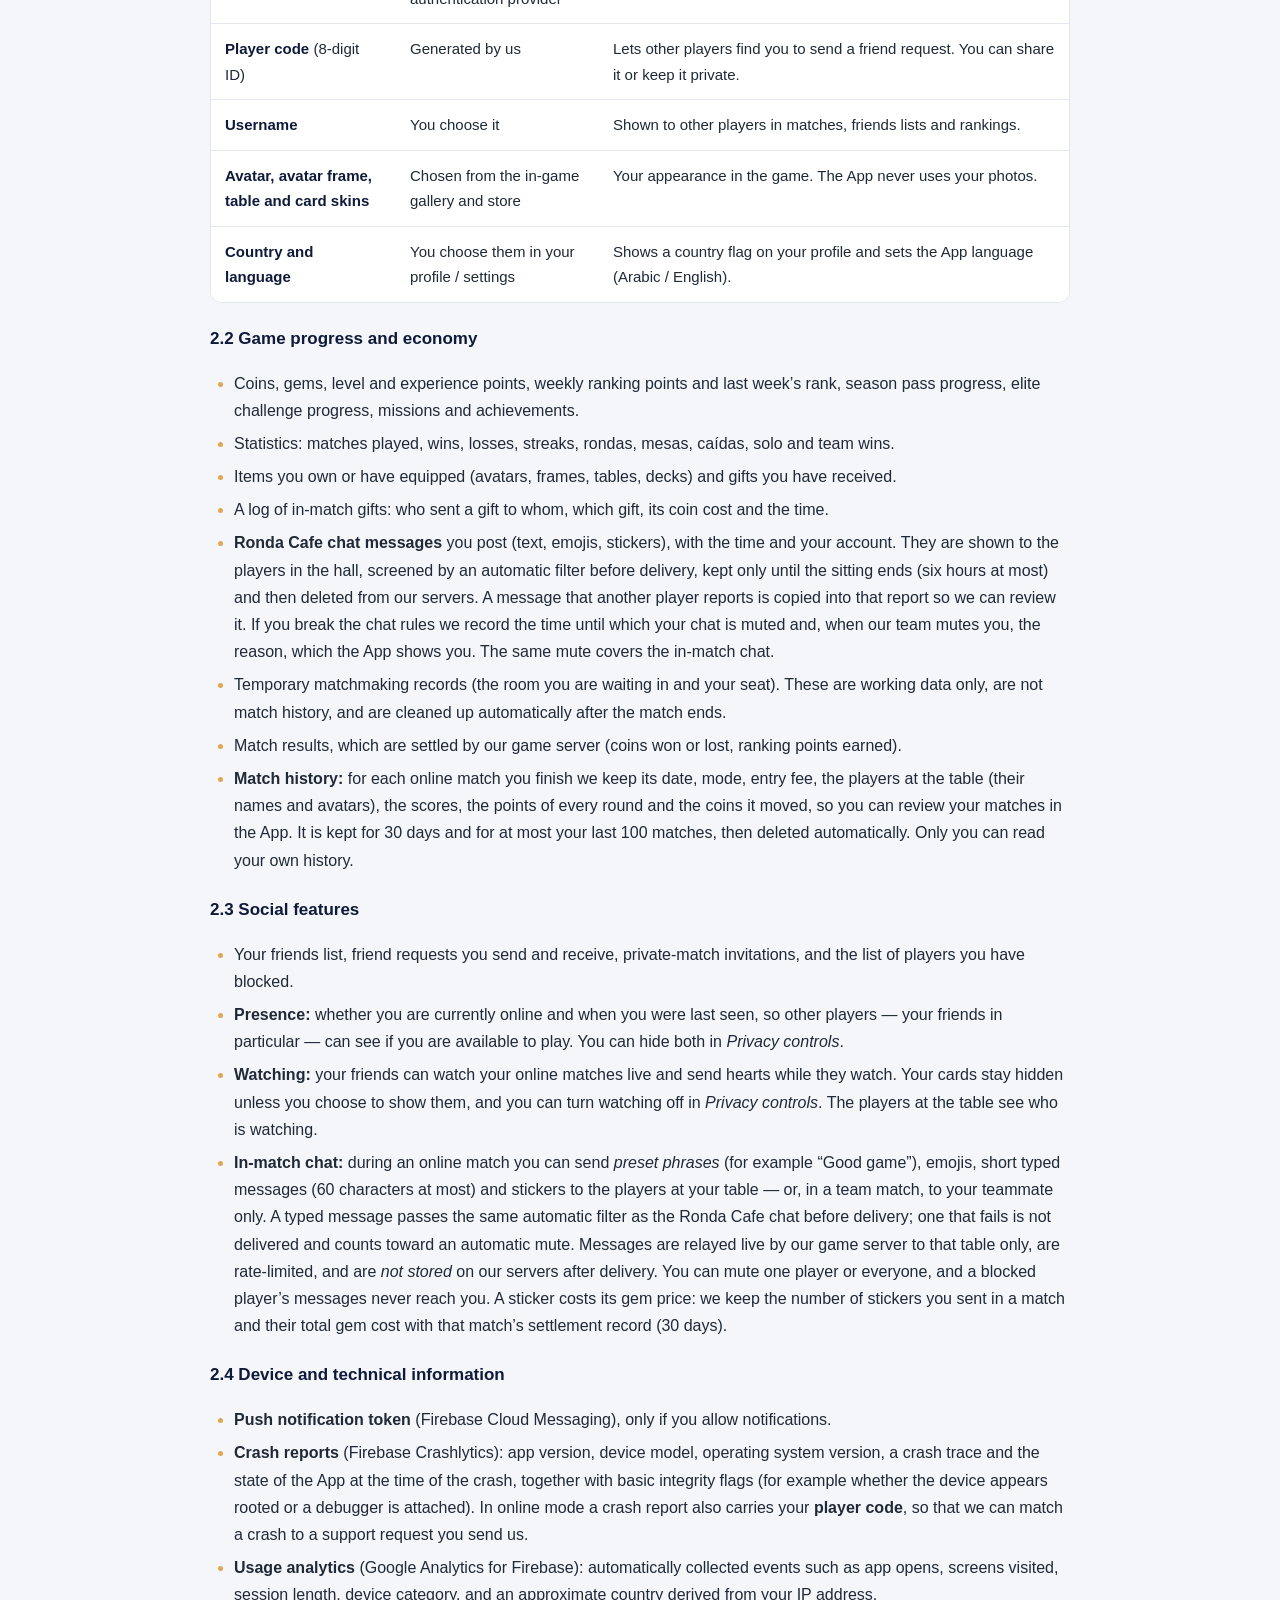
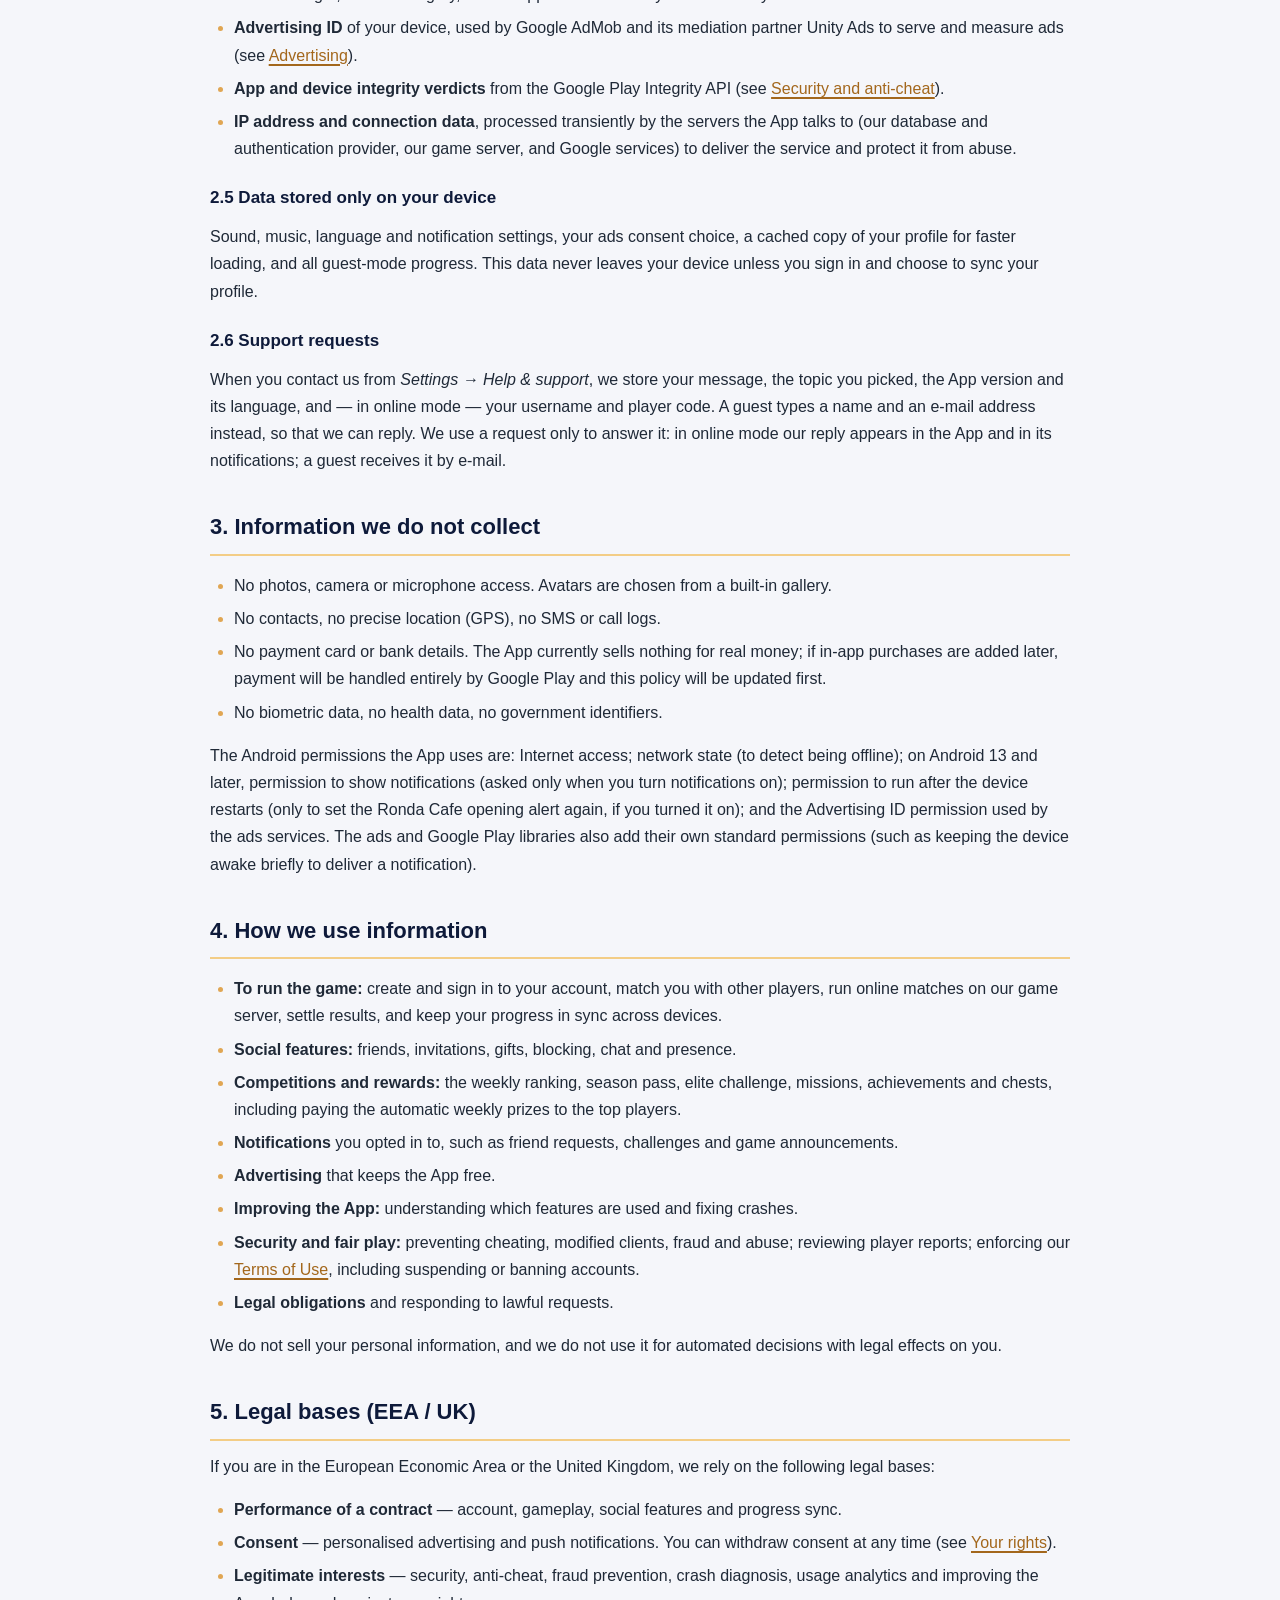
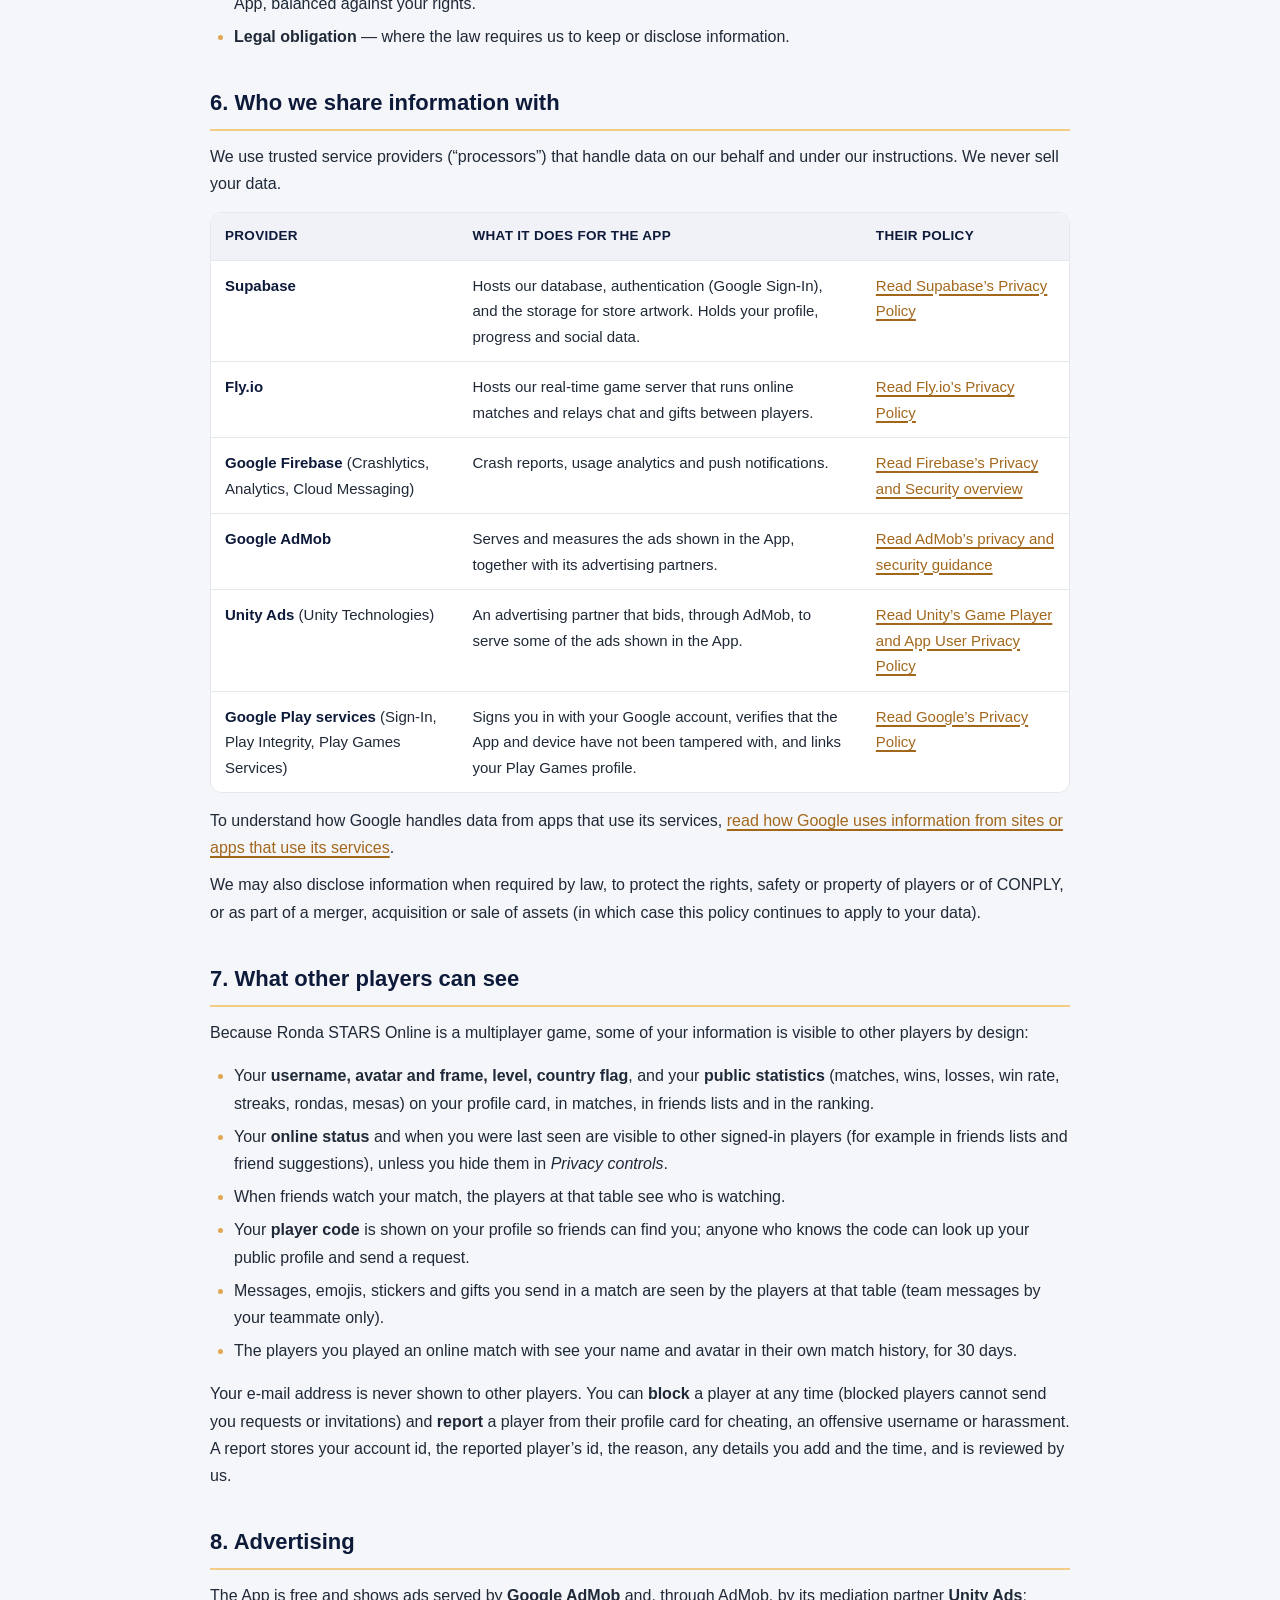
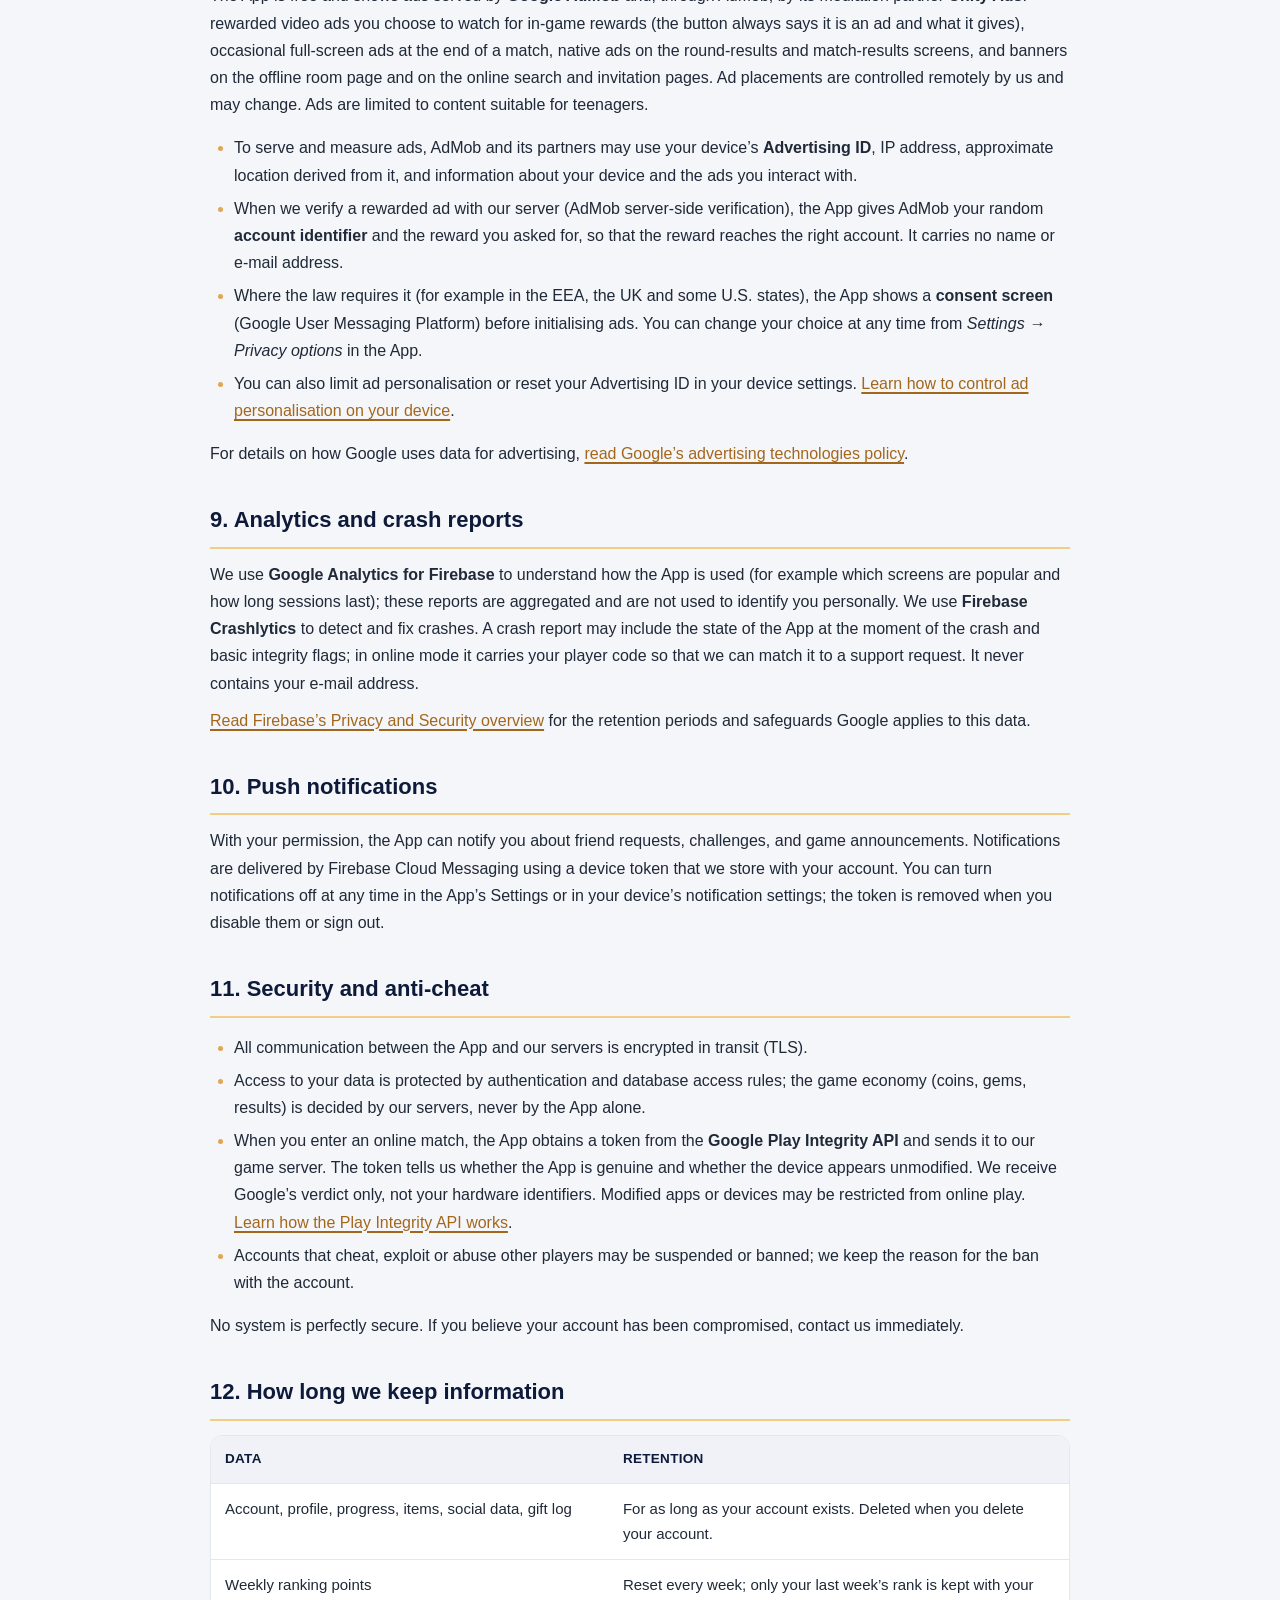
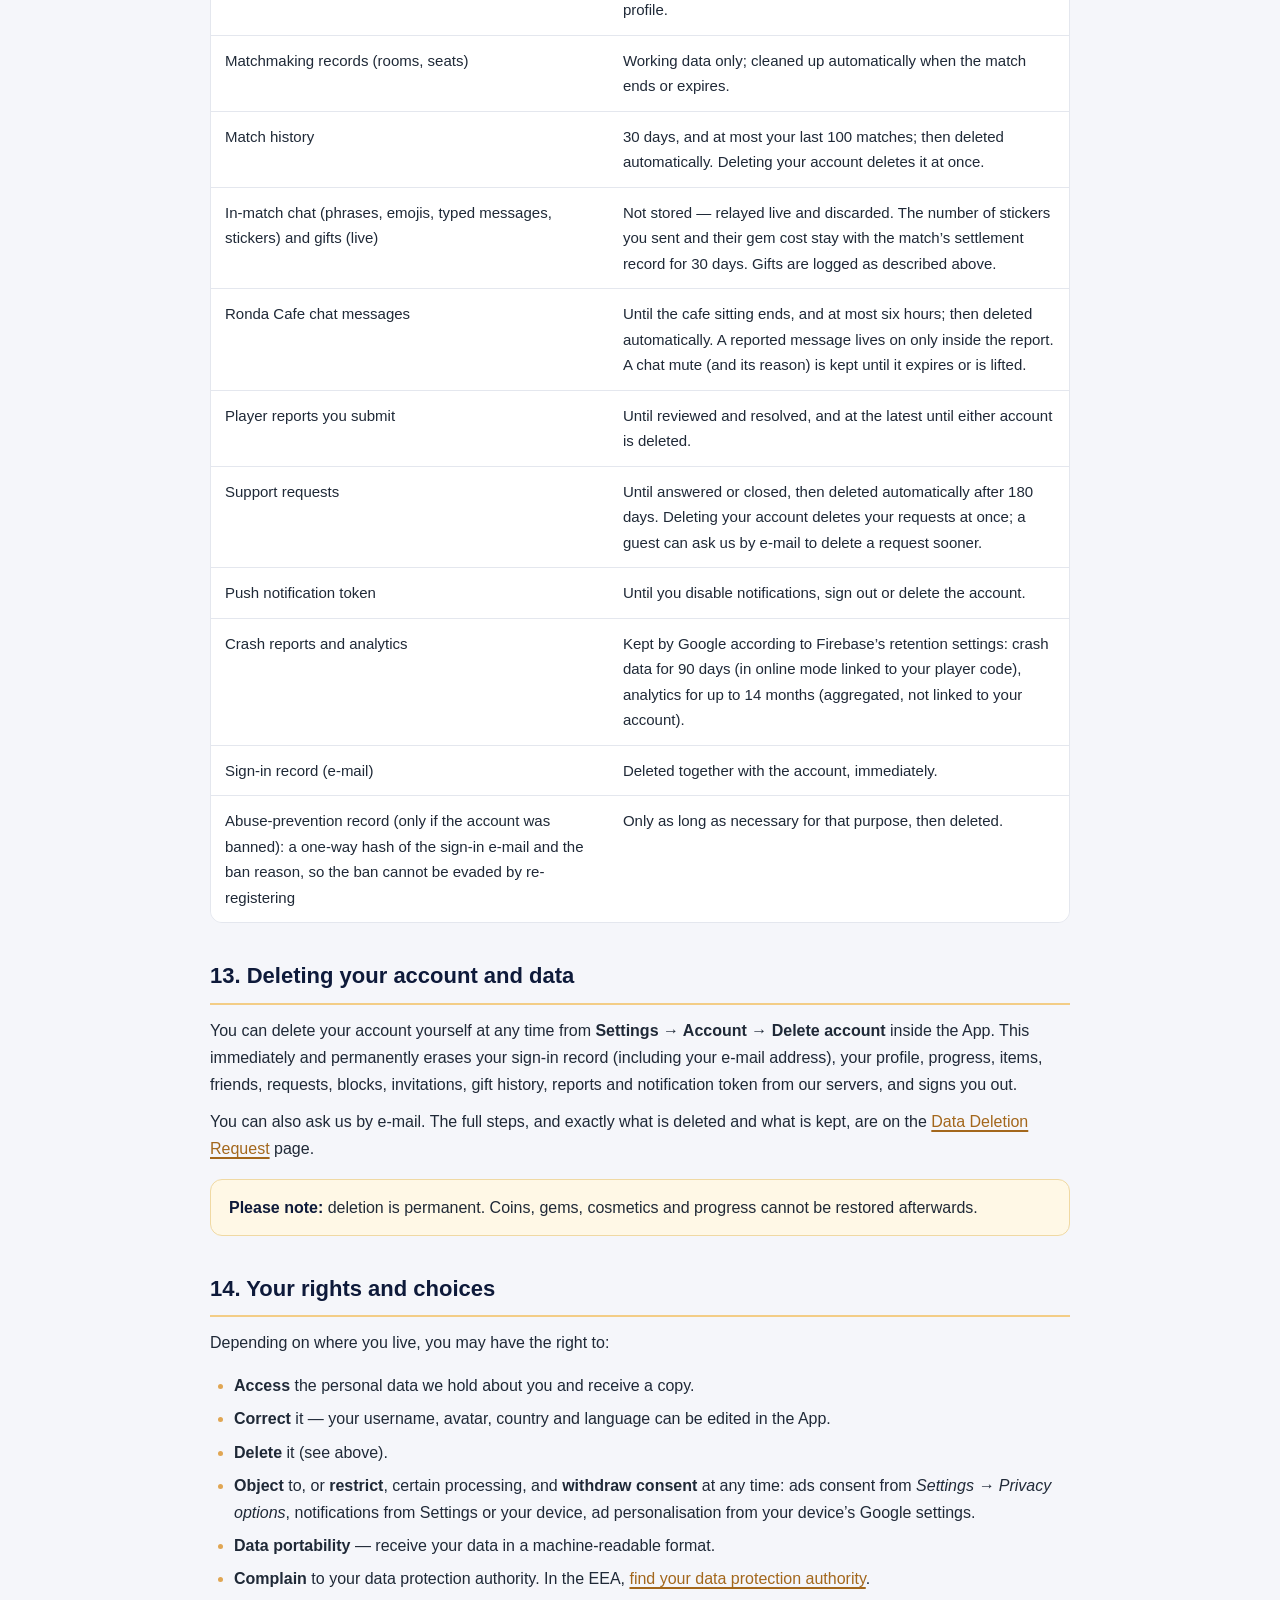
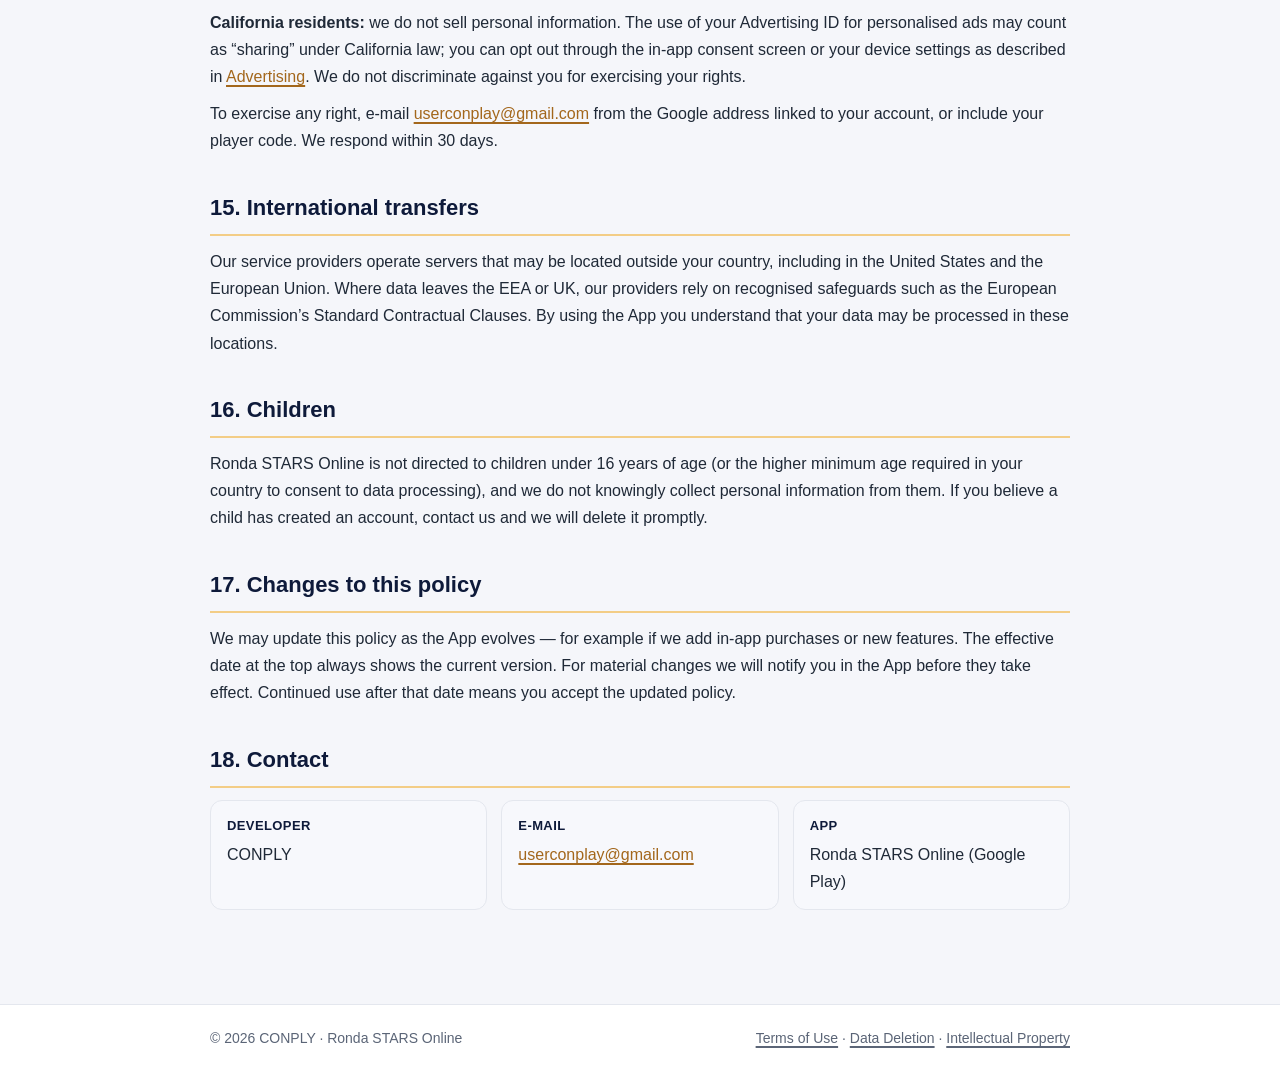
<file: privacy-policy.html>
<!DOCTYPE html>
<html lang="en">
<head>
<meta charset="utf-8">
<meta name="viewport" content="width=device-width, initial-scale=1">
<title>Privacy Policy — Ronda STARS Online</title>
<meta name="description" content="Privacy Policy for Ronda STARS Online by CONPLY: the data the app collects, why, who it is shared with, how long it is kept, and your rights.">
<link rel="stylesheet" href="styles.css">
</head>
<body>

<header class="hero">
  <div class="wrap">
    <div class="brand">
      <div class="logo">R</div>
      <div>Ronda STARS Online<small>by CONPLY</small></div>
    </div>
    <h1>Privacy Policy</h1>
    <div class="meta">
      <span><b>Developer:</b> CONPLY</span>
      <span><b>Effective date:</b> November 7, 2026</span>
      <span><b>Version:</b> 1.0</span>
    </div>
  </div>
</header>

<nav class="docnav" aria-label="Documents">
  <div class="wrap">
    <a href="index.html">Overview</a>
    <a class="active" href="privacy-policy.html">Privacy Policy</a>
    <a href="terms-of-use.html">Terms of Use</a>
    <a href="data-deletion.html">Data Deletion</a>
    <a href="intellectual-property.html">Intellectual Property</a>
  </div>
</nav>

<main>
  <div class="card">
    <p class="lead">This Privacy Policy explains what information <strong>Ronda STARS Online</strong> (the “App”) collects, how <strong>CONPLY</strong> (“we”, “us”) uses it, who we share it with, how long we keep it, and the choices you have. It applies to the Android app distributed through Google Play.</p>
    <p>By installing or using the App you agree to this policy. If you do not agree, please do not use the App. Questions: <a href="mailto:userconplay@gmail.com">userconplay@gmail.com</a>.</p>
  </div>

  <div class="card toc">
    <h2>Contents</h2>
    <ol>
      <li><a href="#modes">Guest mode and online mode</a></li>
      <li><a href="#collect">Information we collect</a></li>
      <li><a href="#not-collect">Information we do not collect</a></li>
      <li><a href="#use">How we use information</a></li>
      <li><a href="#legal-bases">Legal bases (EEA / UK)</a></li>
      <li><a href="#sharing">Who we share information with</a></li>
      <li><a href="#other-players">What other players can see</a></li>
      <li><a href="#ads">Advertising</a></li>
      <li><a href="#analytics">Analytics and crash reports</a></li>
      <li><a href="#notifications">Push notifications</a></li>
      <li><a href="#security-integrity">Security and anti-cheat</a></li>
      <li><a href="#retention">How long we keep information</a></li>
      <li><a href="#deletion">Deleting your account and data</a></li>
      <li><a href="#rights">Your rights and choices</a></li>
      <li><a href="#transfers">International transfers</a></li>
      <li><a href="#children">Children</a></li>
      <li><a href="#changes">Changes to this policy</a></li>
      <li><a href="#contact">Contact</a></li>
    </ol>
  </div>

  <section id="modes">
    <h2>1. Guest mode and online mode</h2>
    <p>The App can be used in two ways, and the data involved is very different:</p>
    <ul>
      <li><strong>Guest (local) mode.</strong> No account is created. Your chosen name, avatar, coins, gems, settings and offline progress are stored <em>only on your device</em>, and nothing about your play is sent to our game servers. The one exception is a support request you choose to send us (see <a href="#support">2.6 Support requests</a>). Guest mode still shows ads (see <a href="#ads">Advertising</a>) and sends usage analytics and crash reports (see <a href="#analytics">Analytics and crash reports</a>). Uninstalling the App erases this data.</li>
      <li><strong>Online mode.</strong> You sign in with your Google account. We create a player profile on our servers so you can play online matches, add friends, send gifts, and compete in the weekly ranking, the season pass and the elite challenge. The rest of this policy describes online mode unless stated otherwise.</li>
    </ul>
  </section>

  <section id="collect">
    <h2>2. Information we collect</h2>

    <h3>2.1 Account and identity</h3>
    <div class="tablewrap">
      <table>
        <tr><th>Data</th><th>Where it comes from</th><th>Why</th></tr>
        <tr><td><strong>Google account e-mail address</strong></td><td>Google Sign-In, when you create your account</td><td>Identifies your account, lets you sign back in on any device, and is used to verify deletion requests. It also seeds your first username, which you can change.</td></tr>
        <tr><td><strong>Account identifier</strong></td><td>Generated by our authentication provider</td><td>Links your profile, progress and social data.</td></tr>
        <tr><td><strong>Player code</strong> (8-digit ID)</td><td>Generated by us</td><td>Lets other players find you to send a friend request. You can share it or keep it private.</td></tr>
        <tr><td><strong>Username</strong></td><td>You choose it</td><td>Shown to other players in matches, friends lists and rankings.</td></tr>
        <tr><td><strong>Avatar, avatar frame, table and card skins</strong></td><td>Chosen from the in-game gallery and store</td><td>Your appearance in the game. The App never uses your photos.</td></tr>
        <tr><td><strong>Country and language</strong></td><td>You choose them in your profile / settings</td><td>Shows a country flag on your profile and sets the App language (Arabic / English).</td></tr>
      </table>
    </div>

    <h3>2.2 Game progress and economy</h3>
    <ul>
      <li>Coins, gems, level and experience points, weekly ranking points and last week’s rank, season pass progress, elite challenge progress, missions and achievements.</li>
      <li>Statistics: matches played, wins, losses, streaks, rondas, mesas, caídas, solo and team wins.</li>
      <li>Items you own or have equipped (avatars, frames, tables, decks) and gifts you have received.</li>
      <li>A log of in-match gifts: who sent a gift to whom, which gift, its coin cost and the time.</li>
      <li><strong>Ronda Cafe chat messages</strong> you post (text, emojis, stickers), with the time and your account. They are shown to the players in the hall, screened by an automatic filter before delivery, kept only until the sitting ends (six hours at most) and then deleted from our servers. A message that another player reports is copied into that report so we can review it. If you break the chat rules we record the time until which your chat is muted and, when our team mutes you, the reason, which the App shows you. The same mute covers the in-match chat.</li>
      <li>Temporary matchmaking records (the room you are waiting in and your seat). These are working data only, are not match history, and are cleaned up automatically after the match ends.</li>
      <li>Match results, which are settled by our game server (coins won or lost, ranking points earned).</li>
      <li><strong>Match history:</strong> for each online match you finish we keep its date, mode, entry fee, the players at the table (their names and avatars), the scores, the points of every round and the coins it moved, so you can review your matches in the App. It is kept for 30 days and for at most your last 100 matches, then deleted automatically. Only you can read your own history.</li>
    </ul>

    <h3>2.3 Social features</h3>
    <ul>
      <li>Your friends list, friend requests you send and receive, private-match invitations, and the list of players you have blocked.</li>
      <li><strong>Presence:</strong> whether you are currently online and when you were last seen, so other players — your friends in particular — can see if you are available to play. You can hide both in <em>Privacy controls</em>.</li>
      <li><strong>Watching:</strong> your friends can watch your online matches live and send hearts while they watch. Your cards stay hidden unless you choose to show them, and you can turn watching off in <em>Privacy controls</em>. The players at the table see who is watching.</li>
      <li><strong>In-match chat:</strong> during an online match you can send <em>preset phrases</em> (for example “Good game”), emojis, short typed messages (60 characters at most) and stickers to the players at your table — or, in a team match, to your teammate only. A typed message passes the same automatic filter as the Ronda Cafe chat before delivery; one that fails is not delivered and counts toward an automatic mute. Messages are relayed live by our game server to that table only, are rate-limited, and are <em>not stored</em> on our servers after delivery. You can mute one player or everyone, and a blocked player’s messages never reach you. A sticker costs its gem price: we keep the number of stickers you sent in a match and their total gem cost with that match’s settlement record (30 days).</li>
    </ul>

    <h3>2.4 Device and technical information</h3>
    <ul>
      <li><strong>Push notification token</strong> (Firebase Cloud Messaging), only if you allow notifications.</li>
      <li><strong>Crash reports</strong> (Firebase Crashlytics): app version, device model, operating system version, a crash trace and the state of the App at the time of the crash, together with basic integrity flags (for example whether the device appears rooted or a debugger is attached). In online mode a crash report also carries your <strong>player code</strong>, so that we can match a crash to a support request you send us.</li>
      <li><strong>Usage analytics</strong> (Google Analytics for Firebase): automatically collected events such as app opens, screens visited, session length, device category, and an approximate country derived from your IP address.</li>
      <li><strong>Advertising ID</strong> of your device, used by Google AdMob and its mediation partner Unity Ads to serve and measure ads (see <a href="#ads">Advertising</a>).</li>
      <li><strong>App and device integrity verdicts</strong> from the Google Play Integrity API (see <a href="#security-integrity">Security and anti-cheat</a>).</li>
      <li><strong>IP address and connection data</strong>, processed transiently by the servers the App talks to (our database and authentication provider, our game server, and Google services) to deliver the service and protect it from abuse.</li>
    </ul>

    <h3>2.5 Data stored only on your device</h3>
    <p>Sound, music, language and notification settings, your ads consent choice, a cached copy of your profile for faster loading, and all guest-mode progress. This data never leaves your device unless you sign in and choose to sync your profile.</p>

    <h3 id="support">2.6 Support requests</h3>
    <p>When you contact us from <em>Settings → Help &amp; support</em>, we store your message, the topic you picked, the App version and its language, and — in online mode — your username and player code. A guest types a name and an e-mail address instead, so that we can reply. We use a request only to answer it: in online mode our reply appears in the App and in its notifications; a guest receives it by e-mail.</p>
  </section>

  <section id="not-collect">
    <h2>3. Information we do not collect</h2>
    <ul>
      <li>No photos, camera or microphone access. Avatars are chosen from a built-in gallery.</li>
      <li>No contacts, no precise location (GPS), no SMS or call logs.</li>
      <li>No payment card or bank details. The App currently sells nothing for real money; if in-app purchases are added later, payment will be handled entirely by Google Play and this policy will be updated first.</li>
      <li>No biometric data, no health data, no government identifiers.</li>
    </ul>
    <p>The Android permissions the App uses are: Internet access; network state (to detect being offline); on Android 13 and later, permission to show notifications (asked only when you turn notifications on); permission to run after the device restarts (only to set the Ronda Cafe opening alert again, if you turned it on); and the Advertising ID permission used by the ads services. The ads and Google Play libraries also add their own standard permissions (such as keeping the device awake briefly to deliver a notification).</p>
  </section>

  <section id="use">
    <h2>4. How we use information</h2>
    <ul>
      <li><strong>To run the game:</strong> create and sign in to your account, match you with other players, run online matches on our game server, settle results, and keep your progress in sync across devices.</li>
      <li><strong>Social features:</strong> friends, invitations, gifts, blocking, chat and presence.</li>
      <li><strong>Competitions and rewards:</strong> the weekly ranking, season pass, elite challenge, missions, achievements and chests, including paying the automatic weekly prizes to the top players.</li>
      <li><strong>Notifications</strong> you opted in to, such as friend requests, challenges and game announcements.</li>
      <li><strong>Advertising</strong> that keeps the App free.</li>
      <li><strong>Improving the App:</strong> understanding which features are used and fixing crashes.</li>
      <li><strong>Security and fair play:</strong> preventing cheating, modified clients, fraud and abuse; reviewing player reports; enforcing our <a href="terms-of-use.html">Terms of Use</a>, including suspending or banning accounts.</li>
      <li><strong>Legal obligations</strong> and responding to lawful requests.</li>
    </ul>
    <p>We do not sell your personal information, and we do not use it for automated decisions with legal effects on you.</p>
  </section>

  <section id="legal-bases">
    <h2>5. Legal bases (EEA / UK)</h2>
    <p>If you are in the European Economic Area or the United Kingdom, we rely on the following legal bases:</p>
    <ul>
      <li><strong>Performance of a contract</strong> — account, gameplay, social features and progress sync.</li>
      <li><strong>Consent</strong> — personalised advertising and push notifications. You can withdraw consent at any time (see <a href="#rights">Your rights</a>).</li>
      <li><strong>Legitimate interests</strong> — security, anti-cheat, fraud prevention, crash diagnosis, usage analytics and improving the App, balanced against your rights.</li>
      <li><strong>Legal obligation</strong> — where the law requires us to keep or disclose information.</li>
    </ul>
  </section>

  <section id="sharing">
    <h2>6. Who we share information with</h2>
    <p>We use trusted service providers (“processors”) that handle data on our behalf and under our instructions. We never sell your data.</p>
    <div class="tablewrap">
      <table>
        <tr><th>Provider</th><th>What it does for the App</th><th>Their policy</th></tr>
        <tr><td><strong>Supabase</strong></td><td>Hosts our database, authentication (Google Sign-In), and the storage for store artwork. Holds your profile, progress and social data.</td><td><a href="https://supabase.com/privacy" target="_blank" rel="noopener">Read Supabase’s Privacy Policy</a></td></tr>
        <tr><td><strong>Fly.io</strong></td><td>Hosts our real-time game server that runs online matches and relays chat and gifts between players.</td><td><a href="https://fly.io/legal/privacy-policy/" target="_blank" rel="noopener">Read Fly.io’s Privacy Policy</a></td></tr>
        <tr><td><strong>Google Firebase</strong> (Crashlytics, Analytics, Cloud Messaging)</td><td>Crash reports, usage analytics and push notifications.</td><td><a href="https://firebase.google.com/support/privacy" target="_blank" rel="noopener">Read Firebase’s Privacy and Security overview</a></td></tr>
        <tr><td><strong>Google AdMob</strong></td><td>Serves and measures the ads shown in the App, together with its advertising partners.</td><td><a href="https://support.google.com/admob/answer/6128543" target="_blank" rel="noopener">Read AdMob’s privacy and security guidance</a></td></tr>
        <tr><td><strong>Unity Ads</strong> (Unity Technologies)</td><td>An advertising partner that bids, through AdMob, to serve some of the ads shown in the App.</td><td><a href="https://unity.com/legal/game-player-and-app-user-privacy-policy" target="_blank" rel="noopener">Read Unity’s Game Player and App User Privacy Policy</a></td></tr>
        <tr><td><strong>Google Play services</strong> (Sign-In, Play Integrity, Play Games Services)</td><td>Signs you in with your Google account, verifies that the App and device have not been tampered with, and links your Play Games profile.</td><td><a href="https://policies.google.com/privacy" target="_blank" rel="noopener">Read Google’s Privacy Policy</a></td></tr>
      </table>
    </div>
    <p>To understand how Google handles data from apps that use its services, <a href="https://policies.google.com/technologies/partner-sites" target="_blank" rel="noopener">read how Google uses information from sites or apps that use its services</a>.</p>
    <p>We may also disclose information when required by law, to protect the rights, safety or property of players or of CONPLY, or as part of a merger, acquisition or sale of assets (in which case this policy continues to apply to your data).</p>
  </section>

  <section id="other-players">
    <h2>7. What other players can see</h2>
    <p>Because Ronda STARS Online is a multiplayer game, some of your information is visible to other players by design:</p>
    <ul>
      <li>Your <strong>username, avatar and frame, level, country flag</strong>, and your <strong>public statistics</strong> (matches, wins, losses, win rate, streaks, rondas, mesas) on your profile card, in matches, in friends lists and in the ranking.</li>
      <li>Your <strong>online status</strong> and when you were last seen are visible to other signed-in players (for example in friends lists and friend suggestions), unless you hide them in <em>Privacy controls</em>.</li>
      <li>When friends watch your match, the players at that table see who is watching.</li>
      <li>Your <strong>player code</strong> is shown on your profile so friends can find you; anyone who knows the code can look up your public profile and send a request.</li>
      <li>Messages, emojis, stickers and gifts you send in a match are seen by the players at that table (team messages by your teammate only).</li>
      <li>The players you played an online match with see your name and avatar in their own match history, for 30 days.</li>
    </ul>
    <p>Your e-mail address is never shown to other players. You can <strong>block</strong> a player at any time (blocked players cannot send you requests or invitations) and <strong>report</strong> a player from their profile card for cheating, an offensive username or harassment. A report stores your account id, the reported player’s id, the reason, any details you add and the time, and is reviewed by us.</p>
  </section>

  <section id="ads">
    <h2>8. Advertising</h2>
    <p>The App is free and shows ads served by <strong>Google AdMob</strong> and, through AdMob, by its mediation partner <strong>Unity Ads</strong>: rewarded video ads you choose to watch for in-game rewards (the button always says it is an ad and what it gives), occasional full-screen ads at the end of a match, native ads on the round-results and match-results screens, and banners on the offline room page and on the online search and invitation pages. Ad placements are controlled remotely by us and may change. Ads are limited to content suitable for teenagers.</p>
    <ul>
      <li>To serve and measure ads, AdMob and its partners may use your device’s <strong>Advertising ID</strong>, IP address, approximate location derived from it, and information about your device and the ads you interact with.</li>
      <li>When we verify a rewarded ad with our server (AdMob server-side verification), the App gives AdMob your random <strong>account identifier</strong> and the reward you asked for, so that the reward reaches the right account. It carries no name or e-mail address.</li>
      <li>Where the law requires it (for example in the EEA, the UK and some U.S. states), the App shows a <strong>consent screen</strong> (Google User Messaging Platform) before initialising ads. You can change your choice at any time from <em>Settings → Privacy options</em> in the App.</li>
      <li>You can also limit ad personalisation or reset your Advertising ID in your device settings. <a href="https://support.google.com/ads/answer/2662922" target="_blank" rel="noopener">Learn how to control ad personalisation on your device</a>.</li>
    </ul>
    <p>For details on how Google uses data for advertising, <a href="https://policies.google.com/technologies/ads" target="_blank" rel="noopener">read Google’s advertising technologies policy</a>.</p>
  </section>

  <section id="analytics">
    <h2>9. Analytics and crash reports</h2>
    <p>We use <strong>Google Analytics for Firebase</strong> to understand how the App is used (for example which screens are popular and how long sessions last); these reports are aggregated and are not used to identify you personally. We use <strong>Firebase Crashlytics</strong> to detect and fix crashes. A crash report may include the state of the App at the moment of the crash and basic integrity flags; in online mode it carries your player code so that we can match it to a support request. It never contains your e-mail address.</p>
    <p><a href="https://firebase.google.com/support/privacy" target="_blank" rel="noopener">Read Firebase’s Privacy and Security overview</a> for the retention periods and safeguards Google applies to this data.</p>
  </section>

  <section id="notifications">
    <h2>10. Push notifications</h2>
    <p>With your permission, the App can notify you about friend requests, challenges, and game announcements. Notifications are delivered by Firebase Cloud Messaging using a device token that we store with your account. You can turn notifications off at any time in the App’s Settings or in your device’s notification settings; the token is removed when you disable them or sign out.</p>
  </section>

  <section id="security-integrity">
    <h2>11. Security and anti-cheat</h2>
    <ul>
      <li>All communication between the App and our servers is encrypted in transit (TLS).</li>
      <li>Access to your data is protected by authentication and database access rules; the game economy (coins, gems, results) is decided by our servers, never by the App alone.</li>
      <li>When you enter an online match, the App obtains a token from the <strong>Google Play Integrity API</strong> and sends it to our game server. The token tells us whether the App is genuine and whether the device appears unmodified. We receive Google’s verdict only, not your hardware identifiers. Modified apps or devices may be restricted from online play. <a href="https://developer.android.com/google/play/integrity/overview" target="_blank" rel="noopener">Learn how the Play Integrity API works</a>.</li>
      <li>Accounts that cheat, exploit or abuse other players may be suspended or banned; we keep the reason for the ban with the account.</li>
    </ul>
    <p>No system is perfectly secure. If you believe your account has been compromised, contact us immediately.</p>
  </section>

  <section id="retention">
    <h2>12. How long we keep information</h2>
    <div class="tablewrap">
      <table>
        <tr><th>Data</th><th>Retention</th></tr>
        <tr><td>Account, profile, progress, items, social data, gift log</td><td>For as long as your account exists. Deleted when you delete your account.</td></tr>
        <tr><td>Weekly ranking points</td><td>Reset every week; only your last week’s rank is kept with your profile.</td></tr>
        <tr><td>Matchmaking records (rooms, seats)</td><td>Working data only; cleaned up automatically when the match ends or expires.</td></tr>
        <tr><td>Match history</td><td>30 days, and at most your last 100 matches; then deleted automatically. Deleting your account deletes it at once.</td></tr>
        <tr><td>In-match chat (phrases, emojis, typed messages, stickers) and gifts (live)</td><td>Not stored — relayed live and discarded. The number of stickers you sent and their gem cost stay with the match’s settlement record for 30 days. Gifts are logged as described above.</td></tr>
        <tr><td>Ronda Cafe chat messages</td><td>Until the cafe sitting ends, and at most six hours; then deleted automatically. A reported message lives on only inside the report. A chat mute (and its reason) is kept until it expires or is lifted.</td></tr>
        <tr><td>Player reports you submit</td><td>Until reviewed and resolved, and at the latest until either account is deleted.</td></tr>
        <tr><td>Support requests</td><td>Until answered or closed, then deleted automatically after 180 days. Deleting your account deletes your requests at once; a guest can ask us by e-mail to delete a request sooner.</td></tr>
        <tr><td>Push notification token</td><td>Until you disable notifications, sign out or delete the account.</td></tr>
        <tr><td>Crash reports and analytics</td><td>Kept by Google according to Firebase’s retention settings: crash data for 90 days (in online mode linked to your player code), analytics for up to 14 months (aggregated, not linked to your account).</td></tr>
        <tr><td>Sign-in record (e-mail)</td><td>Deleted together with the account, immediately.</td></tr>
        <tr><td>Abuse-prevention record (only if the account was banned): a one-way hash of the sign-in e-mail and the ban reason, so the ban cannot be evaded by re-registering</td><td>Only as long as necessary for that purpose, then deleted.</td></tr>
      </table>
    </div>
  </section>

  <section id="deletion">
    <h2>13. Deleting your account and data</h2>
    <p>You can delete your account yourself at any time from <strong>Settings → Account → Delete account</strong> inside the App. This immediately and permanently erases your sign-in record (including your e-mail address), your profile, progress, items, friends, requests, blocks, invitations, gift history, reports and notification token from our servers, and signs you out.</p>
    <p>You can also ask us by e-mail. The full steps, and exactly what is deleted and what is kept, are on the <a href="data-deletion.html">Data Deletion Request</a> page.</p>
    <div class="note"><b>Please note:</b> deletion is permanent. Coins, gems, cosmetics and progress cannot be restored afterwards.</div>
  </section>

  <section id="rights">
    <h2>14. Your rights and choices</h2>
    <p>Depending on where you live, you may have the right to:</p>
    <ul>
      <li><strong>Access</strong> the personal data we hold about you and receive a copy.</li>
      <li><strong>Correct</strong> it — your username, avatar, country and language can be edited in the App.</li>
      <li><strong>Delete</strong> it (see above).</li>
      <li><strong>Object</strong> to, or <strong>restrict</strong>, certain processing, and <strong>withdraw consent</strong> at any time: ads consent from <em>Settings → Privacy options</em>, notifications from Settings or your device, ad personalisation from your device’s Google settings.</li>
      <li><strong>Data portability</strong> — receive your data in a machine-readable format.</li>
      <li><strong>Complain</strong> to your data protection authority. In the EEA, <a href="https://www.edpb.europa.eu/about-edpb/about-edpb/members_en" target="_blank" rel="noopener">find your data protection authority</a>.</li>
    </ul>
    <p><strong>California residents:</strong> we do not sell personal information. The use of your Advertising ID for personalised ads may count as “sharing” under California law; you can opt out through the in-app consent screen or your device settings as described in <a href="#ads">Advertising</a>. We do not discriminate against you for exercising your rights.</p>
    <p>To exercise any right, e-mail <a href="mailto:userconplay@gmail.com">userconplay@gmail.com</a> from the Google address linked to your account, or include your player code. We respond within 30 days.</p>
  </section>

  <section id="transfers">
    <h2>15. International transfers</h2>
    <p>Our service providers operate servers that may be located outside your country, including in the United States and the European Union. Where data leaves the EEA or UK, our providers rely on recognised safeguards such as the European Commission’s Standard Contractual Clauses. By using the App you understand that your data may be processed in these locations.</p>
  </section>

  <section id="children">
    <h2>16. Children</h2>
    <p>Ronda STARS Online is not directed to children under 16 years of age (or the higher minimum age required in your country to consent to data processing), and we do not knowingly collect personal information from them. If you believe a child has created an account, contact us and we will delete it promptly.</p>
  </section>

  <section id="changes">
    <h2>17. Changes to this policy</h2>
    <p>We may update this policy as the App evolves — for example if we add in-app purchases or new features. The effective date at the top always shows the current version. For material changes we will notify you in the App before they take effect. Continued use after that date means you accept the updated policy.</p>
  </section>

  <section id="contact">
    <h2>18. Contact</h2>
    <div class="contact">
      <div class="item"><b>Developer</b>CONPLY</div>
      <div class="item"><b>E-mail</b><a href="mailto:userconplay@gmail.com">userconplay@gmail.com</a></div>
      <div class="item"><b>App</b>Ronda STARS Online (Google Play)</div>
    </div>
  </section>
</main>

<footer>
  <div class="wrap">
    <span>© 2026 CONPLY · Ronda STARS Online</span>
    <span><a href="terms-of-use.html">Terms of Use</a> · <a href="data-deletion.html">Data Deletion</a> · <a href="intellectual-property.html">Intellectual Property</a></span>
  </div>
</footer>

</body>
</html>
</file>
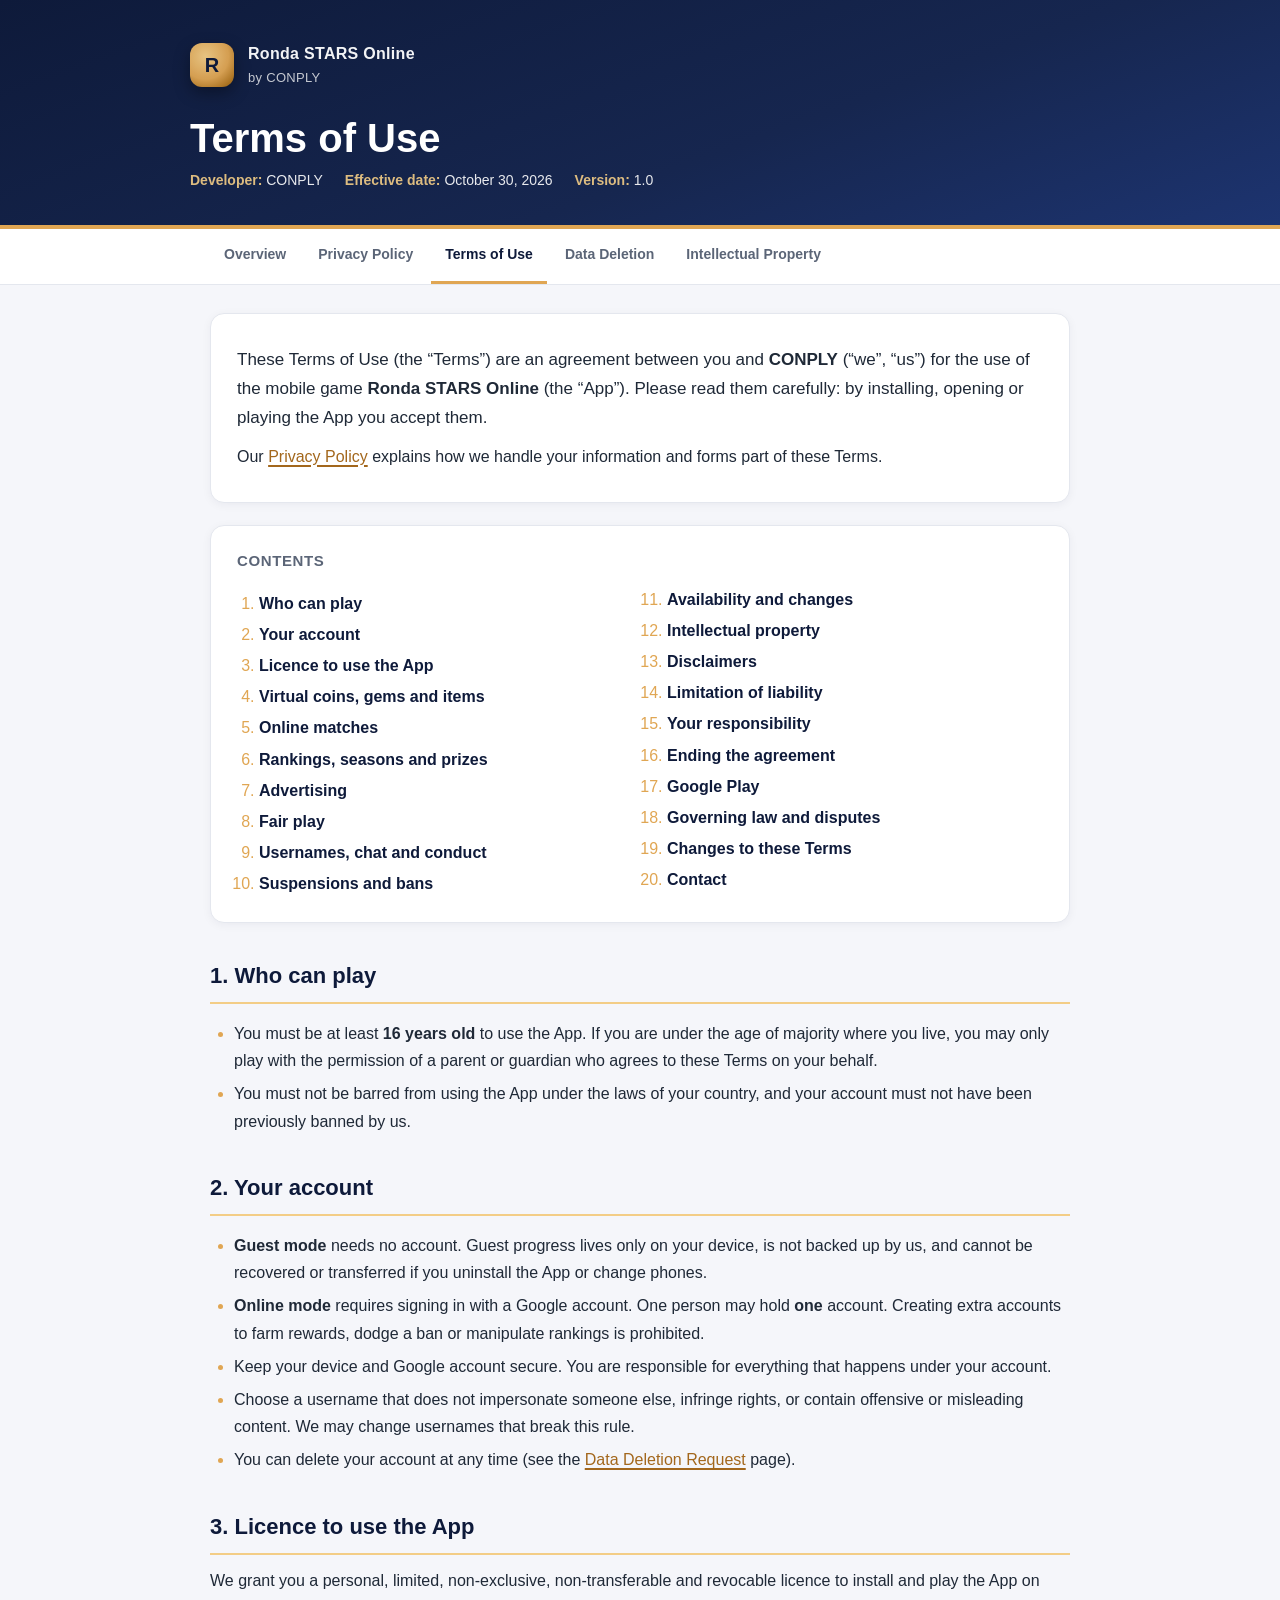
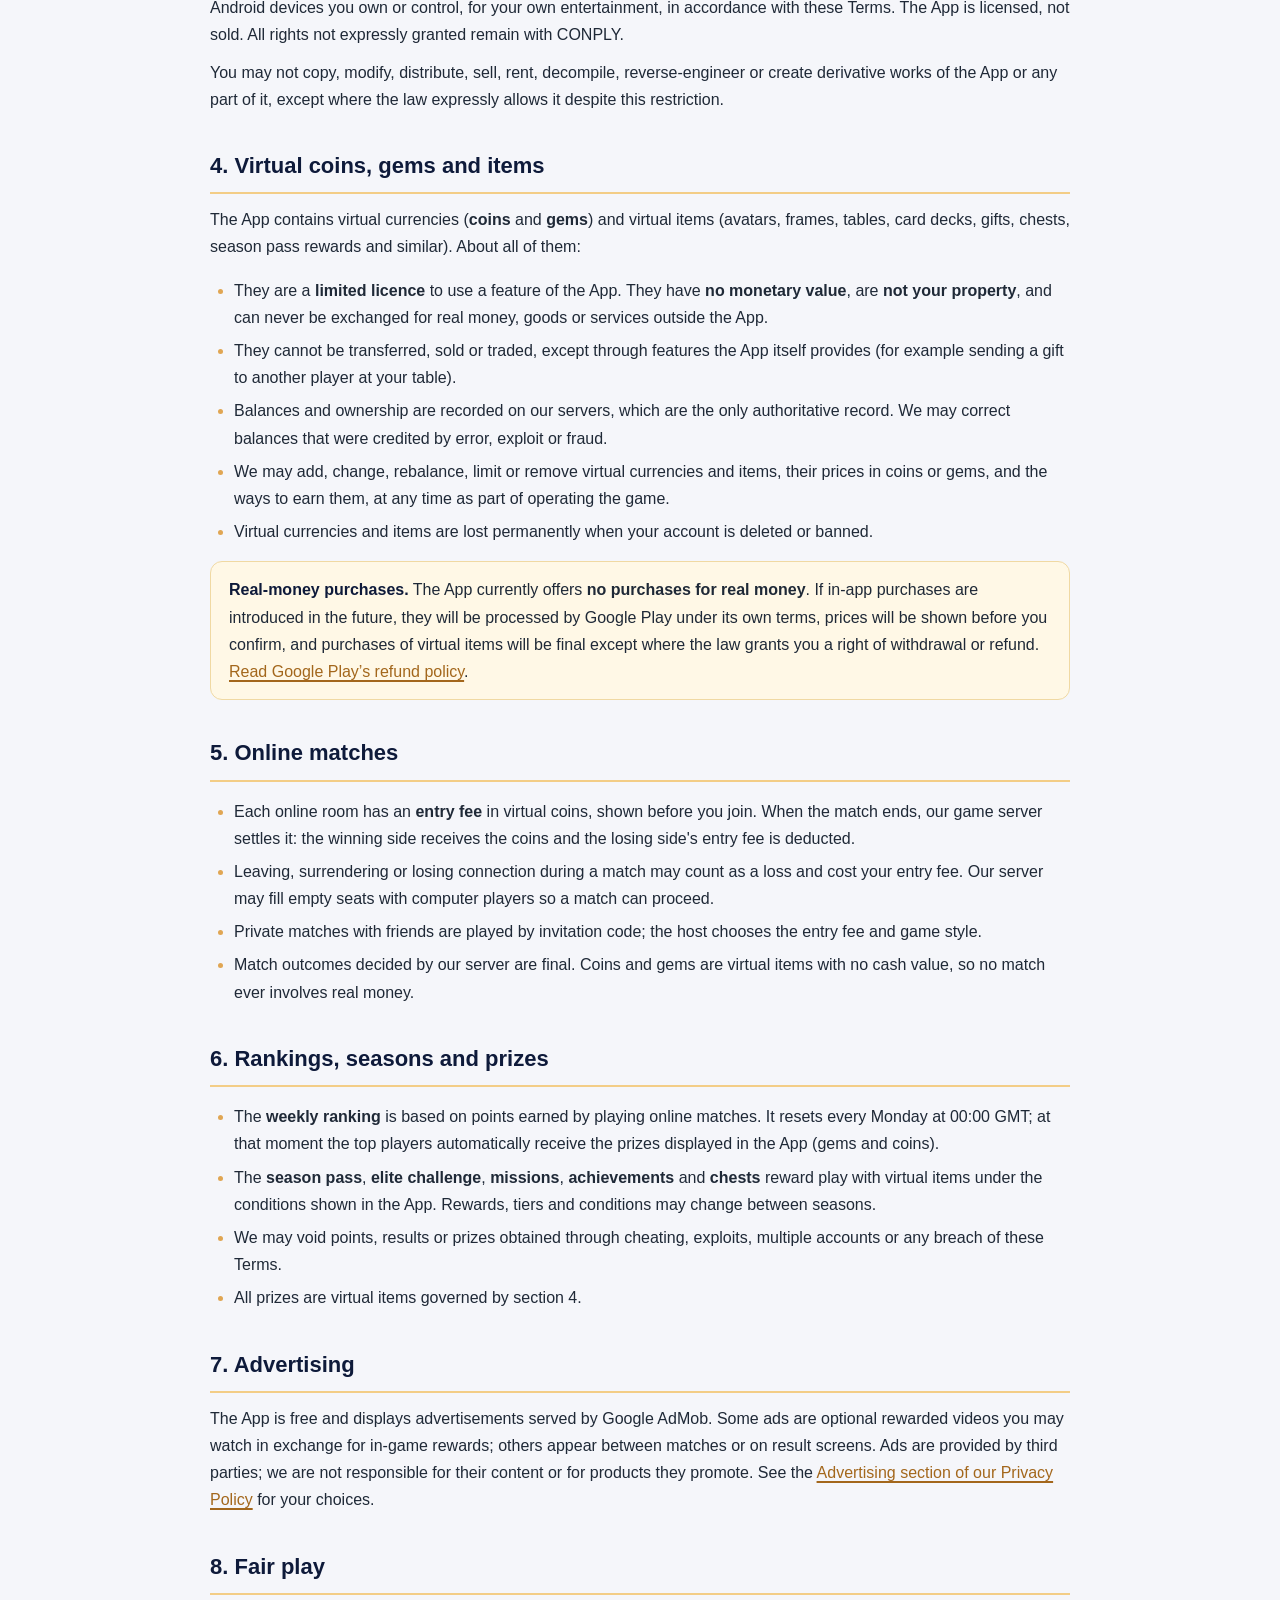
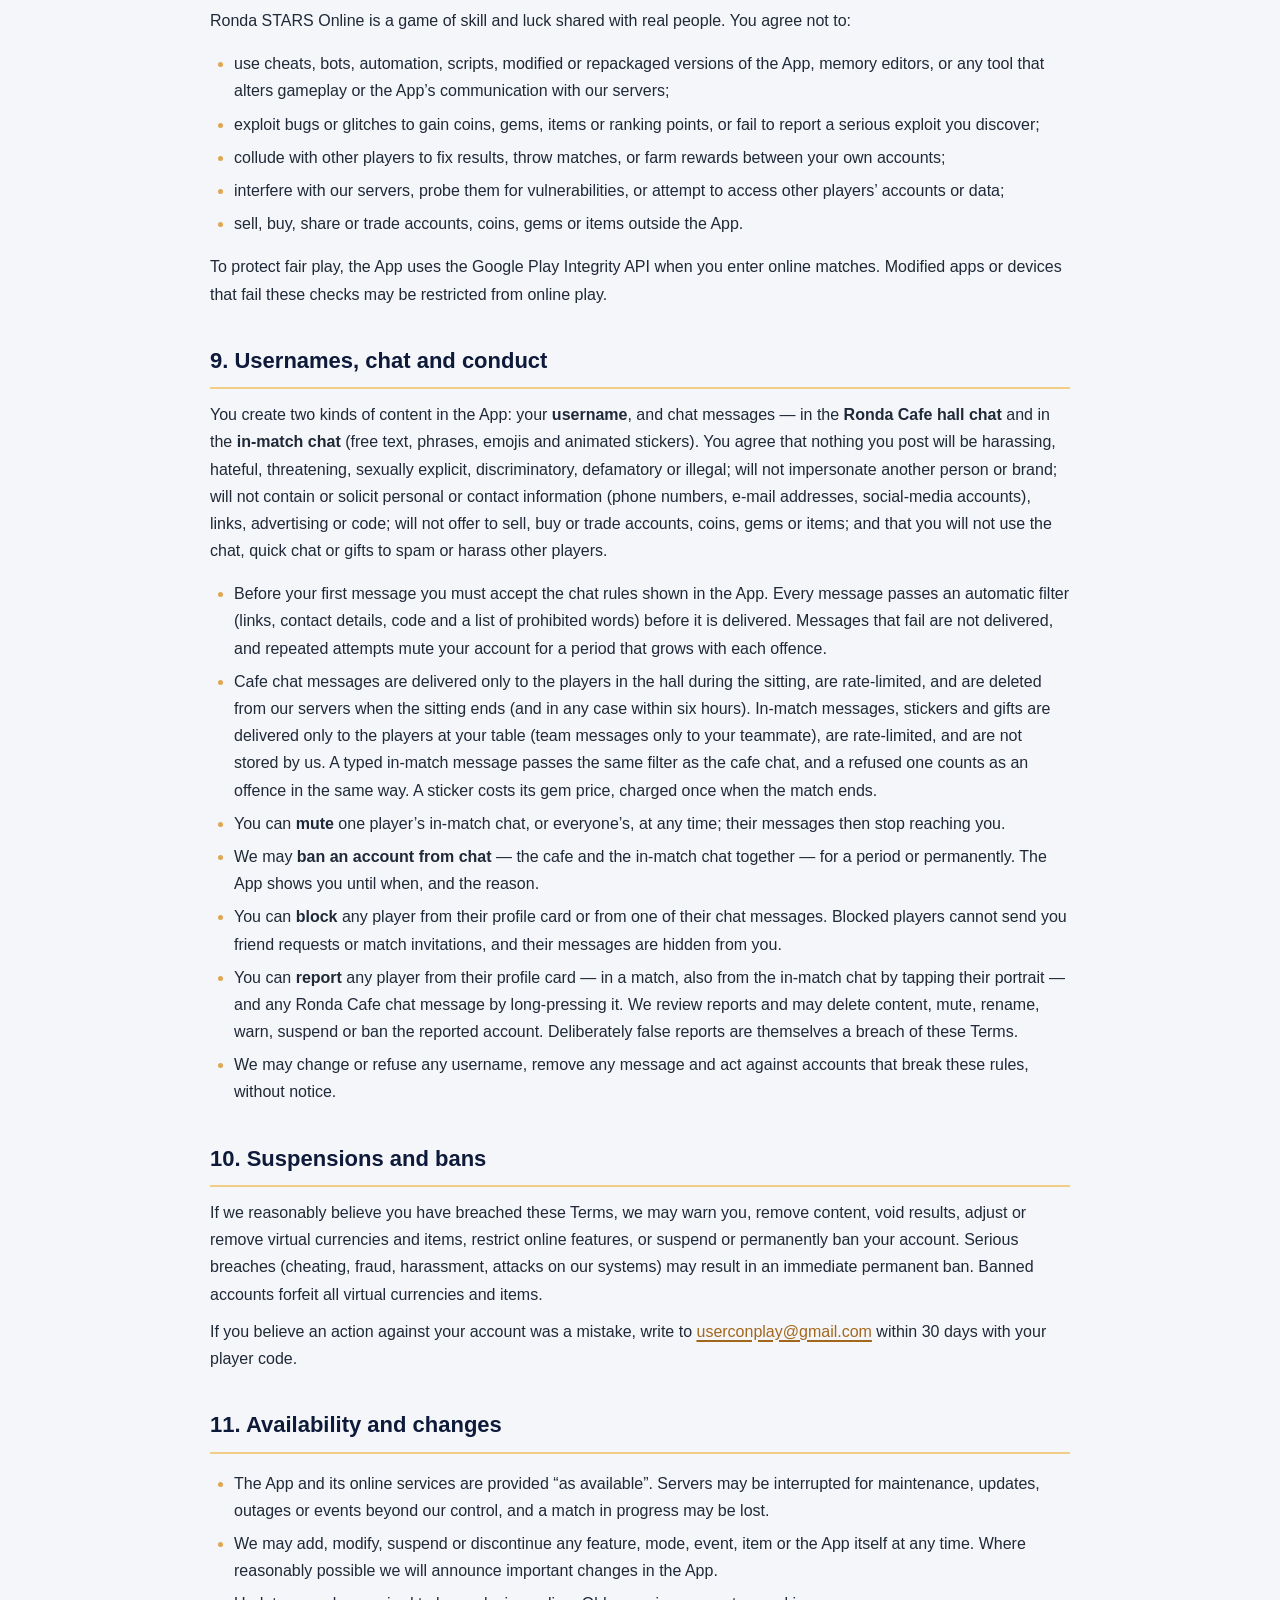
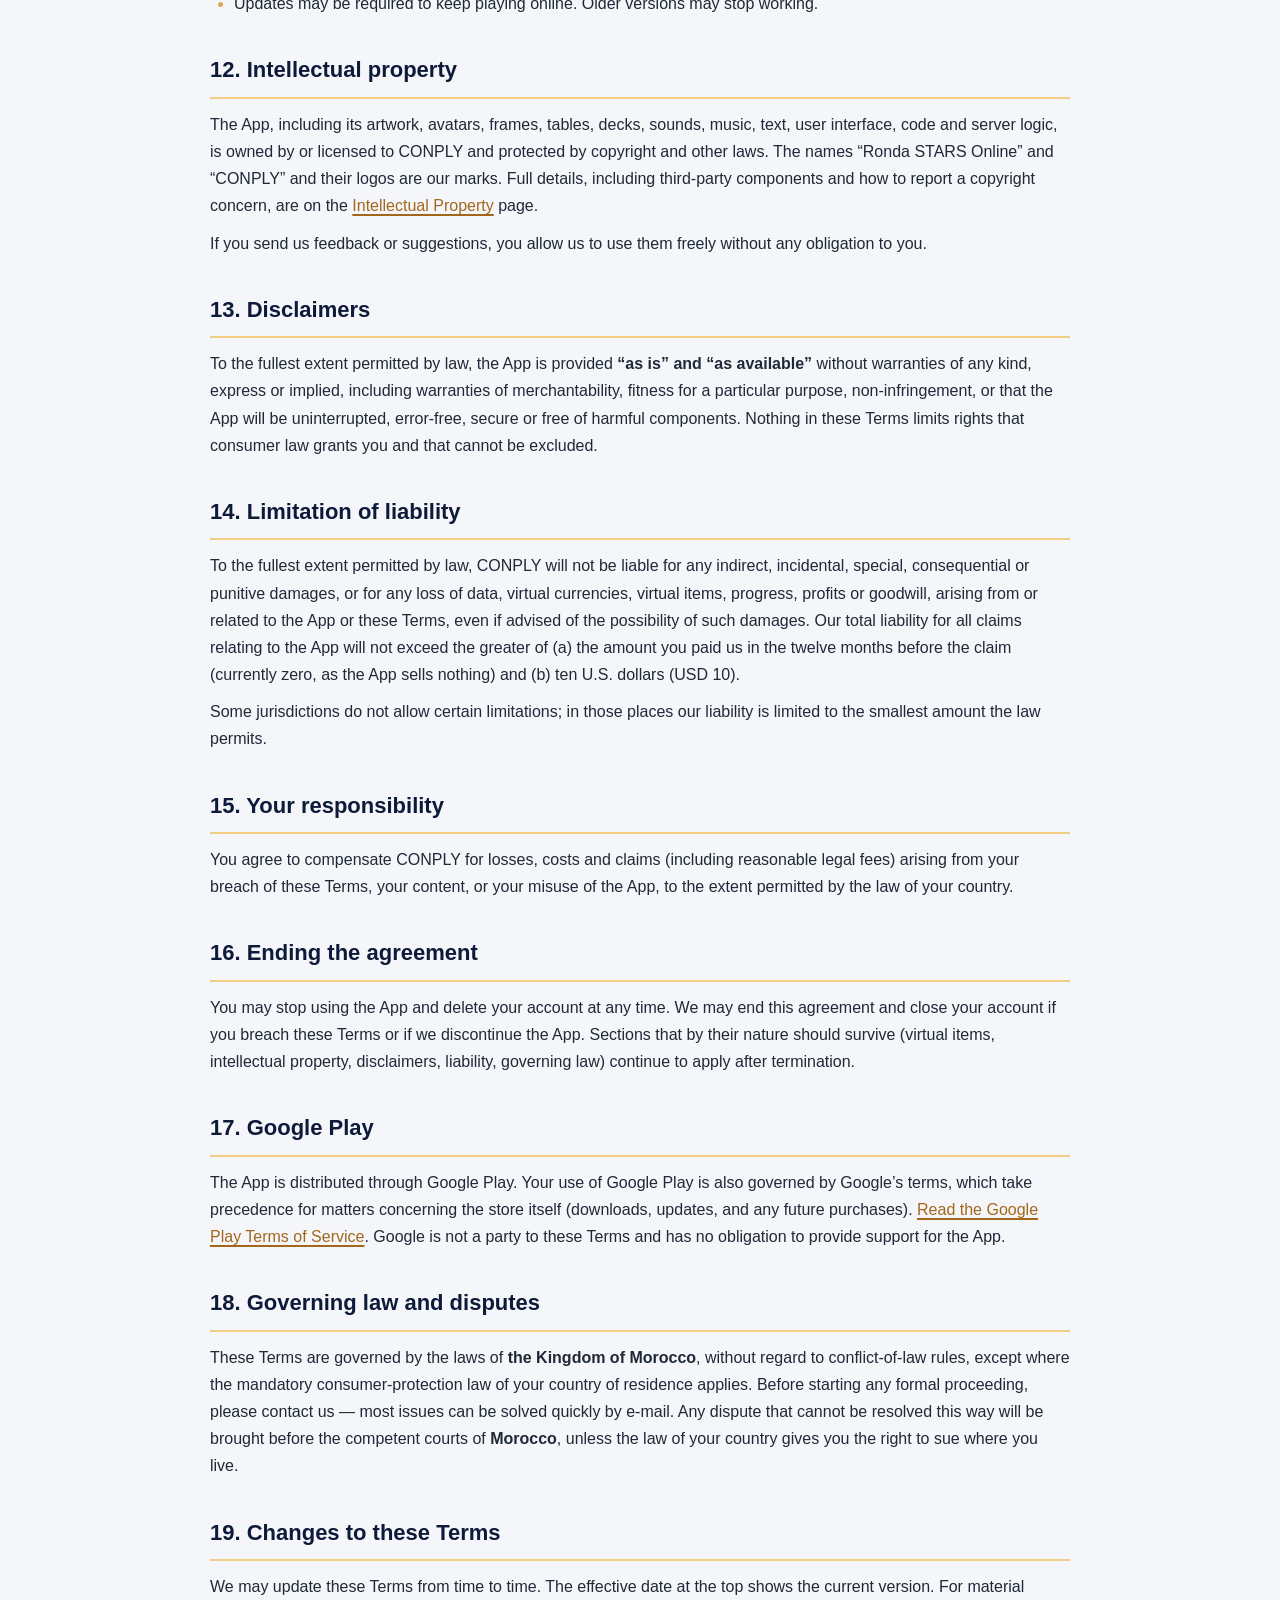
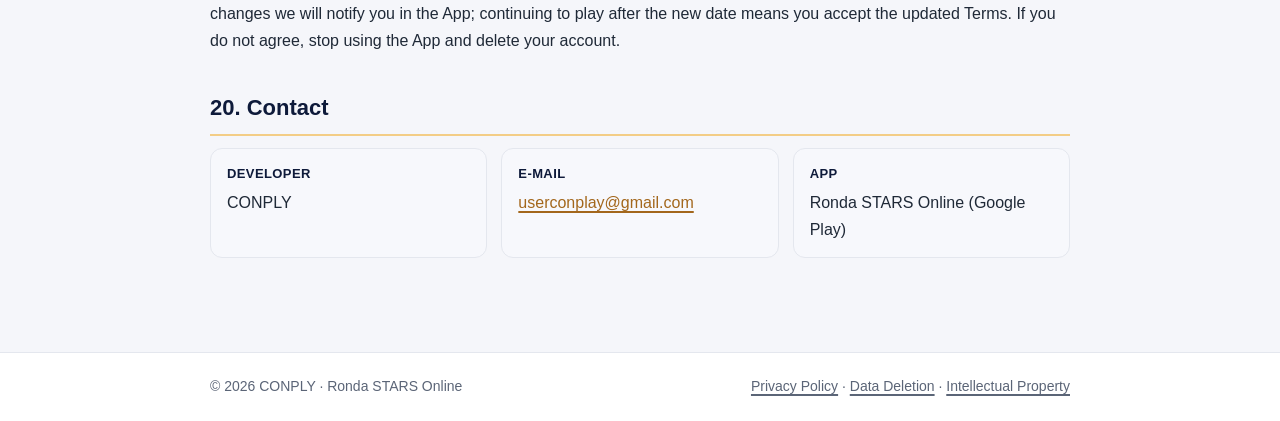
<file: terms-of-use.html>
<!DOCTYPE html>
<html lang="en">
<head>
<meta charset="utf-8">
<meta name="viewport" content="width=device-width, initial-scale=1">
<title>Terms of Use — Ronda STARS Online</title>
<meta name="description" content="Terms of Use for Ronda STARS Online by CONPLY: accounts, virtual coins and gems, fair play, usernames and conduct, rankings, bans and liability.">
<link rel="stylesheet" href="styles.css">
</head>
<body>

<header class="hero">
  <div class="wrap">
    <div class="brand">
      <div class="logo">R</div>
      <div>Ronda STARS Online<small>by CONPLY</small></div>
    </div>
    <h1>Terms of Use</h1>
    <div class="meta">
      <span><b>Developer:</b> CONPLY</span>
      <span><b>Effective date:</b> October 30, 2026</span>
      <span><b>Version:</b> 1.0</span>
    </div>
  </div>
</header>

<nav class="docnav" aria-label="Documents">
  <div class="wrap">
    <a href="index.html">Overview</a>
    <a href="privacy-policy.html">Privacy Policy</a>
    <a class="active" href="terms-of-use.html">Terms of Use</a>
    <a href="data-deletion.html">Data Deletion</a>
    <a href="intellectual-property.html">Intellectual Property</a>
  </div>
</nav>

<main>
  <div class="card">
    <p class="lead">These Terms of Use (the “Terms”) are an agreement between you and <strong>CONPLY</strong> (“we”, “us”) for the use of the mobile game <strong>Ronda STARS Online</strong> (the “App”). Please read them carefully: by installing, opening or playing the App you accept them.</p>
    <p>Our <a href="privacy-policy.html">Privacy Policy</a> explains how we handle your information and forms part of these Terms.</p>
  </div>

  <div class="card toc">
    <h2>Contents</h2>
    <ol>
      <li><a href="#eligibility">Who can play</a></li>
      <li><a href="#account">Your account</a></li>
      <li><a href="#license">Licence to use the App</a></li>
      <li><a href="#virtual">Virtual coins, gems and items</a></li>
      <li><a href="#matches">Online matches</a></li>
      <li><a href="#rankings">Rankings, seasons and prizes</a></li>
      <li><a href="#ads">Advertising</a></li>
      <li><a href="#fair-play">Fair play</a></li>
      <li><a href="#conduct">Usernames, chat and conduct</a></li>
      <li><a href="#enforcement">Suspensions and bans</a></li>
      <li><a href="#availability">Availability and changes</a></li>
      <li><a href="#ip">Intellectual property</a></li>
      <li><a href="#disclaimer">Disclaimers</a></li>
      <li><a href="#liability">Limitation of liability</a></li>
      <li><a href="#indemnity">Your responsibility</a></li>
      <li><a href="#termination">Ending the agreement</a></li>
      <li><a href="#google-play">Google Play</a></li>
      <li><a href="#law">Governing law and disputes</a></li>
      <li><a href="#changes">Changes to these Terms</a></li>
      <li><a href="#contact">Contact</a></li>
    </ol>
  </div>

  <section id="eligibility">
    <h2>1. Who can play</h2>
    <ul>
      <li>You must be at least <strong>16 years old</strong> to use the App. If you are under the age of majority where you live, you may only play with the permission of a parent or guardian who agrees to these Terms on your behalf.</li>
      <li>You must not be barred from using the App under the laws of your country, and your account must not have been previously banned by us.</li>
    </ul>
  </section>

  <section id="account">
    <h2>2. Your account</h2>
    <ul>
      <li><strong>Guest mode</strong> needs no account. Guest progress lives only on your device, is not backed up by us, and cannot be recovered or transferred if you uninstall the App or change phones.</li>
      <li><strong>Online mode</strong> requires signing in with a Google account. One person may hold <strong>one</strong> account. Creating extra accounts to farm rewards, dodge a ban or manipulate rankings is prohibited.</li>
      <li>Keep your device and Google account secure. You are responsible for everything that happens under your account.</li>
      <li>Choose a username that does not impersonate someone else, infringe rights, or contain offensive or misleading content. We may change usernames that break this rule.</li>
      <li>You can delete your account at any time (see the <a href="data-deletion.html">Data Deletion Request</a> page).</li>
    </ul>
  </section>

  <section id="license">
    <h2>3. Licence to use the App</h2>
    <p>We grant you a personal, limited, non-exclusive, non-transferable and revocable licence to install and play the App on Android devices you own or control, for your own entertainment, in accordance with these Terms. The App is licensed, not sold. All rights not expressly granted remain with CONPLY.</p>
    <p>You may not copy, modify, distribute, sell, rent, decompile, reverse-engineer or create derivative works of the App or any part of it, except where the law expressly allows it despite this restriction.</p>
  </section>

  <section id="virtual">
    <h2>4. Virtual coins, gems and items</h2>
    <p>The App contains virtual currencies (<strong>coins</strong> and <strong>gems</strong>) and virtual items (avatars, frames, tables, card decks, gifts, chests, season pass rewards and similar). About all of them:</p>
    <ul>
      <li>They are a <strong>limited licence</strong> to use a feature of the App. They have <strong>no monetary value</strong>, are <strong>not your property</strong>, and can never be exchanged for real money, goods or services outside the App.</li>
      <li>They cannot be transferred, sold or traded, except through features the App itself provides (for example sending a gift to another player at your table).</li>
      <li>Balances and ownership are recorded on our servers, which are the only authoritative record. We may correct balances that were credited by error, exploit or fraud.</li>
      <li>We may add, change, rebalance, limit or remove virtual currencies and items, their prices in coins or gems, and the ways to earn them, at any time as part of operating the game.</li>
      <li>Virtual currencies and items are lost permanently when your account is deleted or banned.</li>
    </ul>
    <div class="note"><b>Real-money purchases.</b> The App currently offers <strong>no purchases for real money</strong>. If in-app purchases are introduced in the future, they will be processed by Google Play under its own terms, prices will be shown before you confirm, and purchases of virtual items will be final except where the law grants you a right of withdrawal or refund. <a href="https://support.google.com/googleplay/answer/2479637" target="_blank" rel="noopener">Read Google Play’s refund policy</a>.</div>
  </section>

  <section id="matches">
    <h2>5. Online matches</h2>
    <ul>
      <li>Each online room has an <strong>entry fee</strong> in virtual coins, shown before you join. When the match ends, our game server settles it: the winning side receives the coins and the losing side's entry fee is deducted.</li>
      <li>Leaving, surrendering or losing connection during a match may count as a loss and cost your entry fee. Our server may fill empty seats with computer players so a match can proceed.</li>
      <li>Private matches with friends are played by invitation code; the host chooses the entry fee and game style.</li>
      <li>Match outcomes decided by our server are final. Coins and gems are virtual items with no cash value, so no match ever involves real money.</li>
    </ul>
  </section>

  <section id="rankings">
    <h2>6. Rankings, seasons and prizes</h2>
    <ul>
      <li>The <strong>weekly ranking</strong> is based on points earned by playing online matches. It resets every Monday at 00:00 GMT; at that moment the top players automatically receive the prizes displayed in the App (gems and coins).</li>
      <li>The <strong>season pass</strong>, <strong>elite challenge</strong>, <strong>missions</strong>, <strong>achievements</strong> and <strong>chests</strong> reward play with virtual items under the conditions shown in the App. Rewards, tiers and conditions may change between seasons.</li>
      <li>We may void points, results or prizes obtained through cheating, exploits, multiple accounts or any breach of these Terms.</li>
      <li>All prizes are virtual items governed by section 4.</li>
    </ul>
  </section>

  <section id="ads">
    <h2>7. Advertising</h2>
    <p>The App is free and displays advertisements served by Google AdMob. Some ads are optional rewarded videos you may watch in exchange for in-game rewards; others appear between matches or on result screens. Ads are provided by third parties; we are not responsible for their content or for products they promote. See the <a href="privacy-policy.html#ads">Advertising section of our Privacy Policy</a> for your choices.</p>
  </section>

  <section id="fair-play">
    <h2>8. Fair play</h2>
    <p>Ronda STARS Online is a game of skill and luck shared with real people. You agree not to:</p>
    <ul>
      <li>use cheats, bots, automation, scripts, modified or repackaged versions of the App, memory editors, or any tool that alters gameplay or the App’s communication with our servers;</li>
      <li>exploit bugs or glitches to gain coins, gems, items or ranking points, or fail to report a serious exploit you discover;</li>
      <li>collude with other players to fix results, throw matches, or farm rewards between your own accounts;</li>
      <li>interfere with our servers, probe them for vulnerabilities, or attempt to access other players’ accounts or data;</li>
      <li>sell, buy, share or trade accounts, coins, gems or items outside the App.</li>
    </ul>
    <p>To protect fair play, the App uses the Google Play Integrity API when you enter online matches. Modified apps or devices that fail these checks may be restricted from online play.</p>
  </section>

  <section id="conduct">
    <h2>9. Usernames, chat and conduct</h2>
    <p>You create two kinds of content in the App: your <strong>username</strong>, and chat messages — in the <strong>Ronda Cafe hall chat</strong> and in the <strong>in-match chat</strong> (free text, phrases, emojis and animated stickers). You agree that nothing you post will be harassing, hateful, threatening, sexually explicit, discriminatory, defamatory or illegal; will not impersonate another person or brand; will not contain or solicit personal or contact information (phone numbers, e-mail addresses, social-media accounts), links, advertising or code; will not offer to sell, buy or trade accounts, coins, gems or items; and that you will not use the chat, quick chat or gifts to spam or harass other players.</p>
    <ul>
      <li>Before your first message you must accept the chat rules shown in the App. Every message passes an automatic filter (links, contact details, code and a list of prohibited words) before it is delivered. Messages that fail are not delivered, and repeated attempts mute your account for a period that grows with each offence.</li>
      <li>Cafe chat messages are delivered only to the players in the hall during the sitting, are rate-limited, and are deleted from our servers when the sitting ends (and in any case within six hours). In-match messages, stickers and gifts are delivered only to the players at your table (team messages only to your teammate), are rate-limited, and are not stored by us. A typed in-match message passes the same filter as the cafe chat, and a refused one counts as an offence in the same way. A sticker costs its gem price, charged once when the match ends.</li>
      <li>You can <strong>mute</strong> one player’s in-match chat, or everyone’s, at any time; their messages then stop reaching you.</li>
      <li>We may <strong>ban an account from chat</strong> — the cafe and the in-match chat together — for a period or permanently. The App shows you until when, and the reason.</li>
      <li>You can <strong>block</strong> any player from their profile card or from one of their chat messages. Blocked players cannot send you friend requests or match invitations, and their messages are hidden from you.</li>
      <li>You can <strong>report</strong> any player from their profile card — in a match, also from the in-match chat by tapping their portrait — and any Ronda Cafe chat message by long-pressing it. We review reports and may delete content, mute, rename, warn, suspend or ban the reported account. Deliberately false reports are themselves a breach of these Terms.</li>
      <li>We may change or refuse any username, remove any message and act against accounts that break these rules, without notice.</li>
    </ul>
  </section>

  <section id="enforcement">
    <h2>10. Suspensions and bans</h2>
    <p>If we reasonably believe you have breached these Terms, we may warn you, remove content, void results, adjust or remove virtual currencies and items, restrict online features, or suspend or permanently ban your account. Serious breaches (cheating, fraud, harassment, attacks on our systems) may result in an immediate permanent ban. Banned accounts forfeit all virtual currencies and items.</p>
    <p>If you believe an action against your account was a mistake, write to <a href="mailto:userconplay@gmail.com">userconplay@gmail.com</a> within 30 days with your player code.</p>
  </section>

  <section id="availability">
    <h2>11. Availability and changes</h2>
    <ul>
      <li>The App and its online services are provided “as available”. Servers may be interrupted for maintenance, updates, outages or events beyond our control, and a match in progress may be lost.</li>
      <li>We may add, modify, suspend or discontinue any feature, mode, event, item or the App itself at any time. Where reasonably possible we will announce important changes in the App.</li>
      <li>Updates may be required to keep playing online. Older versions may stop working.</li>
    </ul>
  </section>

  <section id="ip">
    <h2>12. Intellectual property</h2>
    <p>The App, including its artwork, avatars, frames, tables, decks, sounds, music, text, user interface, code and server logic, is owned by or licensed to CONPLY and protected by copyright and other laws. The names “Ronda STARS Online” and “CONPLY” and their logos are our marks. Full details, including third-party components and how to report a copyright concern, are on the <a href="intellectual-property.html">Intellectual Property</a> page.</p>
    <p>If you send us feedback or suggestions, you allow us to use them freely without any obligation to you.</p>
  </section>

  <section id="disclaimer">
    <h2>13. Disclaimers</h2>
    <p>To the fullest extent permitted by law, the App is provided <strong>“as is” and “as available”</strong> without warranties of any kind, express or implied, including warranties of merchantability, fitness for a particular purpose, non-infringement, or that the App will be uninterrupted, error-free, secure or free of harmful components. Nothing in these Terms limits rights that consumer law grants you and that cannot be excluded.</p>
  </section>

  <section id="liability">
    <h2>14. Limitation of liability</h2>
    <p>To the fullest extent permitted by law, CONPLY will not be liable for any indirect, incidental, special, consequential or punitive damages, or for any loss of data, virtual currencies, virtual items, progress, profits or goodwill, arising from or related to the App or these Terms, even if advised of the possibility of such damages. Our total liability for all claims relating to the App will not exceed the greater of (a) the amount you paid us in the twelve months before the claim (currently zero, as the App sells nothing) and (b) ten U.S. dollars (USD 10).</p>
    <p>Some jurisdictions do not allow certain limitations; in those places our liability is limited to the smallest amount the law permits.</p>
  </section>

  <section id="indemnity">
    <h2>15. Your responsibility</h2>
    <p>You agree to compensate CONPLY for losses, costs and claims (including reasonable legal fees) arising from your breach of these Terms, your content, or your misuse of the App, to the extent permitted by the law of your country.</p>
  </section>

  <section id="termination">
    <h2>16. Ending the agreement</h2>
    <p>You may stop using the App and delete your account at any time. We may end this agreement and close your account if you breach these Terms or if we discontinue the App. Sections that by their nature should survive (virtual items, intellectual property, disclaimers, liability, governing law) continue to apply after termination.</p>
  </section>

  <section id="google-play">
    <h2>17. Google Play</h2>
    <p>The App is distributed through Google Play. Your use of Google Play is also governed by Google’s terms, which take precedence for matters concerning the store itself (downloads, updates, and any future purchases). <a href="https://play.google.com/about/play-terms/" target="_blank" rel="noopener">Read the Google Play Terms of Service</a>. Google is not a party to these Terms and has no obligation to provide support for the App.</p>
  </section>

  <section id="law">
    <h2>18. Governing law and disputes</h2>
    <p>These Terms are governed by the laws of <strong>the Kingdom of Morocco</strong>, without regard to conflict-of-law rules, except where the mandatory consumer-protection law of your country of residence applies. Before starting any formal proceeding, please contact us — most issues can be solved quickly by e-mail. Any dispute that cannot be resolved this way will be brought before the competent courts of <strong>Morocco</strong>, unless the law of your country gives you the right to sue where you live.</p>
  </section>

  <section id="changes">
    <h2>19. Changes to these Terms</h2>
    <p>We may update these Terms from time to time. The effective date at the top shows the current version. For material changes we will notify you in the App; continuing to play after the new date means you accept the updated Terms. If you do not agree, stop using the App and delete your account.</p>
  </section>

  <section id="contact">
    <h2>20. Contact</h2>
    <div class="contact">
      <div class="item"><b>Developer</b>CONPLY</div>
      <div class="item"><b>E-mail</b><a href="mailto:userconplay@gmail.com">userconplay@gmail.com</a></div>
      <div class="item"><b>App</b>Ronda STARS Online (Google Play)</div>
    </div>
  </section>
</main>

<footer>
  <div class="wrap">
    <span>© 2026 CONPLY · Ronda STARS Online</span>
    <span><a href="privacy-policy.html">Privacy Policy</a> · <a href="data-deletion.html">Data Deletion</a> · <a href="intellectual-property.html">Intellectual Property</a></span>
  </div>
</footer>

</body>
</html>
</file>
<file: styles.css>
/* Ronda STARS Online — legal pages (CONPLY)
   One stylesheet shared by every policy page. Self-contained: no fonts
   or assets are fetched from anywhere. */

:root {
  --navy: #0e1a3a;
  --navy-2: #16264f;
  --gold: #e0a653;
  --gold-2: #f3cd86;
  --ink: #1f2937;
  --muted: #5b6577;
  --line: #e4e7ee;
  --bg: #f5f6fa;
  --card: #ffffff;
  --note: #fff8e6;
  --note-line: #f0d9a3;
  --ok: #e8f7ee;
  --ok-line: #b7e3c7;
  --radius: 14px;
  --max: 900px;
}

* { box-sizing: border-box; }
html { -webkit-text-size-adjust: 100%; scroll-behavior: smooth; }
body {
  margin: 0;
  font-family: "Segoe UI", Roboto, "Helvetica Neue", Arial, sans-serif;
  font-size: 16px;
  line-height: 1.7;
  color: var(--ink);
  background: var(--bg);
}
a { color: #a3671c; text-decoration: underline; text-underline-offset: 3px; text-decoration-thickness: 1.5px; }
a:hover { color: var(--navy); }

/* ── Header band ─────────────────────────────────────────────── */
.hero {
  background: linear-gradient(160deg, var(--navy) 0%, var(--navy-2) 60%, #1d3470 100%);
  color: #fff;
  padding: 40px 20px 32px;
  border-bottom: 4px solid var(--gold);
}
.hero .wrap { max-width: var(--max); margin: 0 auto; }
.brand {
  display: flex; align-items: center; gap: 14px;
  font-weight: 700; letter-spacing: .3px; opacity: .95;
}
.brand .logo {
  width: 44px; height: 44px; border-radius: 12px;
  background: radial-gradient(circle at 35% 30%, var(--gold-2), var(--gold) 55%, #9a5e05 100%);
  display: grid; place-items: center; color: var(--navy); font-weight: 900; font-size: 20px;
  box-shadow: 0 6px 16px rgba(0,0,0,.35);
}
.brand small { display: block; font-weight: 500; opacity: .8; font-size: 13px; }
.hero h1 { margin: 26px 0 8px; font-size: clamp(28px, 4.6vw, 40px); line-height: 1.15; }
.hero .meta { display: flex; flex-wrap: wrap; gap: 10px 22px; font-size: 14px; opacity: .9; }
.hero .meta span b { color: var(--gold-2); font-weight: 600; }

/* ── Document nav ────────────────────────────────────────────── */
.docnav { background: #fff; border-bottom: 1px solid var(--line); }
.docnav .wrap {
  max-width: var(--max); margin: 0 auto; padding: 0 20px;
  display: flex; gap: 4px; overflow-x: auto;
}
.docnav a {
  padding: 14px 14px; text-decoration: none; color: var(--muted); font-weight: 600; font-size: 14px;
  border-bottom: 3px solid transparent; white-space: nowrap;
}
.docnav a:hover { color: var(--navy); }
.docnav a.active { color: var(--navy); border-bottom-color: var(--gold); }

/* ── Main ────────────────────────────────────────────────────── */
main { max-width: var(--max); margin: 0 auto; padding: 28px 20px 60px; }
.card {
  background: var(--card); border: 1px solid var(--line); border-radius: var(--radius);
  padding: 22px 26px; margin: 0 0 22px; box-shadow: 0 2px 10px rgba(14,26,58,.05);
}
.lead { font-size: 17px; color: var(--ink); }
.toc h2 { margin-top: 0; font-size: 15px; letter-spacing: .6px; text-transform: uppercase; color: var(--muted); }
.toc ol { margin: 0; padding-left: 22px; columns: 2; column-gap: 32px; }
.toc li { break-inside: avoid; margin: 4px 0; }
.toc a { text-decoration: none; color: var(--navy); font-weight: 600; }
.toc a:hover { text-decoration: underline; }

section { margin: 34px 0; scroll-margin-top: 18px; }
section h2 {
  font-size: 22px; margin: 0 0 12px; padding-bottom: 8px;
  border-bottom: 2px solid var(--gold-2); color: var(--navy);
}
section h3 { font-size: 17px; margin: 22px 0 8px; color: var(--navy); }
p { margin: 10px 0; }
ul, ol { padding-left: 24px; }
li { margin: 6px 0; }
li::marker { color: var(--gold); }

/* ── Tables ──────────────────────────────────────────────────── */
.tablewrap { overflow-x: auto; border: 1px solid var(--line); border-radius: 12px; margin: 14px 0; }
table { border-collapse: collapse; width: 100%; min-width: 620px; font-size: 15px; background: #fff; }
th, td { text-align: left; vertical-align: top; padding: 12px 14px; border-bottom: 1px solid var(--line); }
th { background: #f0f2f8; color: var(--navy); font-weight: 700; font-size: 13.5px; letter-spacing: .3px; text-transform: uppercase; }
tr:last-child td { border-bottom: 0; }
td strong { color: var(--navy); }

/* ── Callouts ────────────────────────────────────────────────── */
.note, .ok {
  border-radius: 12px; padding: 14px 18px; margin: 16px 0; border: 1px solid;
}
.note { background: var(--note); border-color: var(--note-line); }
.ok { background: var(--ok); border-color: var(--ok-line); }
.note b, .ok b { color: var(--navy); }
.tag {
  display: inline-block; font-size: 12px; font-weight: 700; letter-spacing: .4px; text-transform: uppercase;
  padding: 2px 9px; border-radius: 999px; background: var(--gold-2); color: #5a3a00; vertical-align: middle;
}
.todo {
  background: #fff3cd; border: 1px dashed #d9a400; color: #5a3a00; padding: 1px 6px; border-radius: 6px;
  font-weight: 700;
}

/* ── Steps (deletion page) ───────────────────────────────────── */
.steps { counter-reset: step; list-style: none; padding: 0; margin: 14px 0; }
.steps li {
  position: relative; padding: 12px 14px 12px 62px; margin: 10px 0;
  background: #fff; border: 1px solid var(--line); border-radius: 12px;
}
.steps li::before {
  counter-increment: step; content: counter(step);
  position: absolute; left: 14px; top: 12px; width: 34px; height: 34px; border-radius: 50%;
  background: linear-gradient(180deg, var(--gold-2), var(--gold)); color: var(--navy);
  font-weight: 900; display: grid; place-items: center; box-shadow: 0 3px 8px rgba(0,0,0,.18);
}

/* ── Contact block ───────────────────────────────────────────── */
.contact {
  display: grid; grid-template-columns: repeat(auto-fit, minmax(220px, 1fr)); gap: 14px;
}
.contact .item { background: #f7f8fc; border: 1px solid var(--line); border-radius: 12px; padding: 14px 16px; }
.contact .item b { display: block; color: var(--navy); margin-bottom: 4px; font-size: 13px; text-transform: uppercase; letter-spacing: .4px; }

/* ── Index page cards ────────────────────────────────────────── */
.grid { display: grid; grid-template-columns: repeat(auto-fit, minmax(240px, 1fr)); gap: 16px; }
.doc {
  display: block; text-decoration: none; color: var(--ink);
  background: var(--card); border: 1px solid var(--line); border-radius: var(--radius); padding: 22px;
  box-shadow: 0 2px 10px rgba(14,26,58,.05); transition: transform .15s, box-shadow .15s, border-color .15s;
}
.doc:hover { transform: translateY(-2px); box-shadow: 0 8px 22px rgba(14,26,58,.10); border-color: var(--gold-2); color: var(--ink); }
.doc .icon {
  width: 46px; height: 46px; border-radius: 12px; display: grid; place-items: center; font-size: 22px;
  background: linear-gradient(180deg, #eef1fa, #e1e6f5); color: var(--navy); margin-bottom: 12px;
}
.doc h3 { margin: 0 0 6px; color: var(--navy); font-size: 18px; }
.doc p { margin: 0; color: var(--muted); font-size: 14.5px; }
.doc .go { display: inline-block; margin-top: 12px; font-weight: 700; color: #a3671c; }

/* ── Footer ──────────────────────────────────────────────────── */
footer { border-top: 1px solid var(--line); background: #fff; }
footer .wrap {
  max-width: var(--max); margin: 0 auto; padding: 22px 20px;
  display: flex; flex-wrap: wrap; gap: 8px 24px; justify-content: space-between; font-size: 14px; color: var(--muted);
}
footer a { color: var(--muted); }

/* ── Small screens ───────────────────────────────────────────── */
@media (max-width: 640px) {
  .card { padding: 18px; }
  .toc ol { columns: 1; }
  .hero { padding: 28px 16px 24px; }
  main { padding: 20px 16px 48px; }
}

/* ── Print ───────────────────────────────────────────────────── */
@media print {
  .docnav, footer .print-hide { display: none; }
  body { background: #fff; }
  .hero { background: var(--navy) !important; -webkit-print-color-adjust: exact; print-color-adjust: exact; }
  .card { box-shadow: none; }
  a { color: inherit; }
}
</file>
